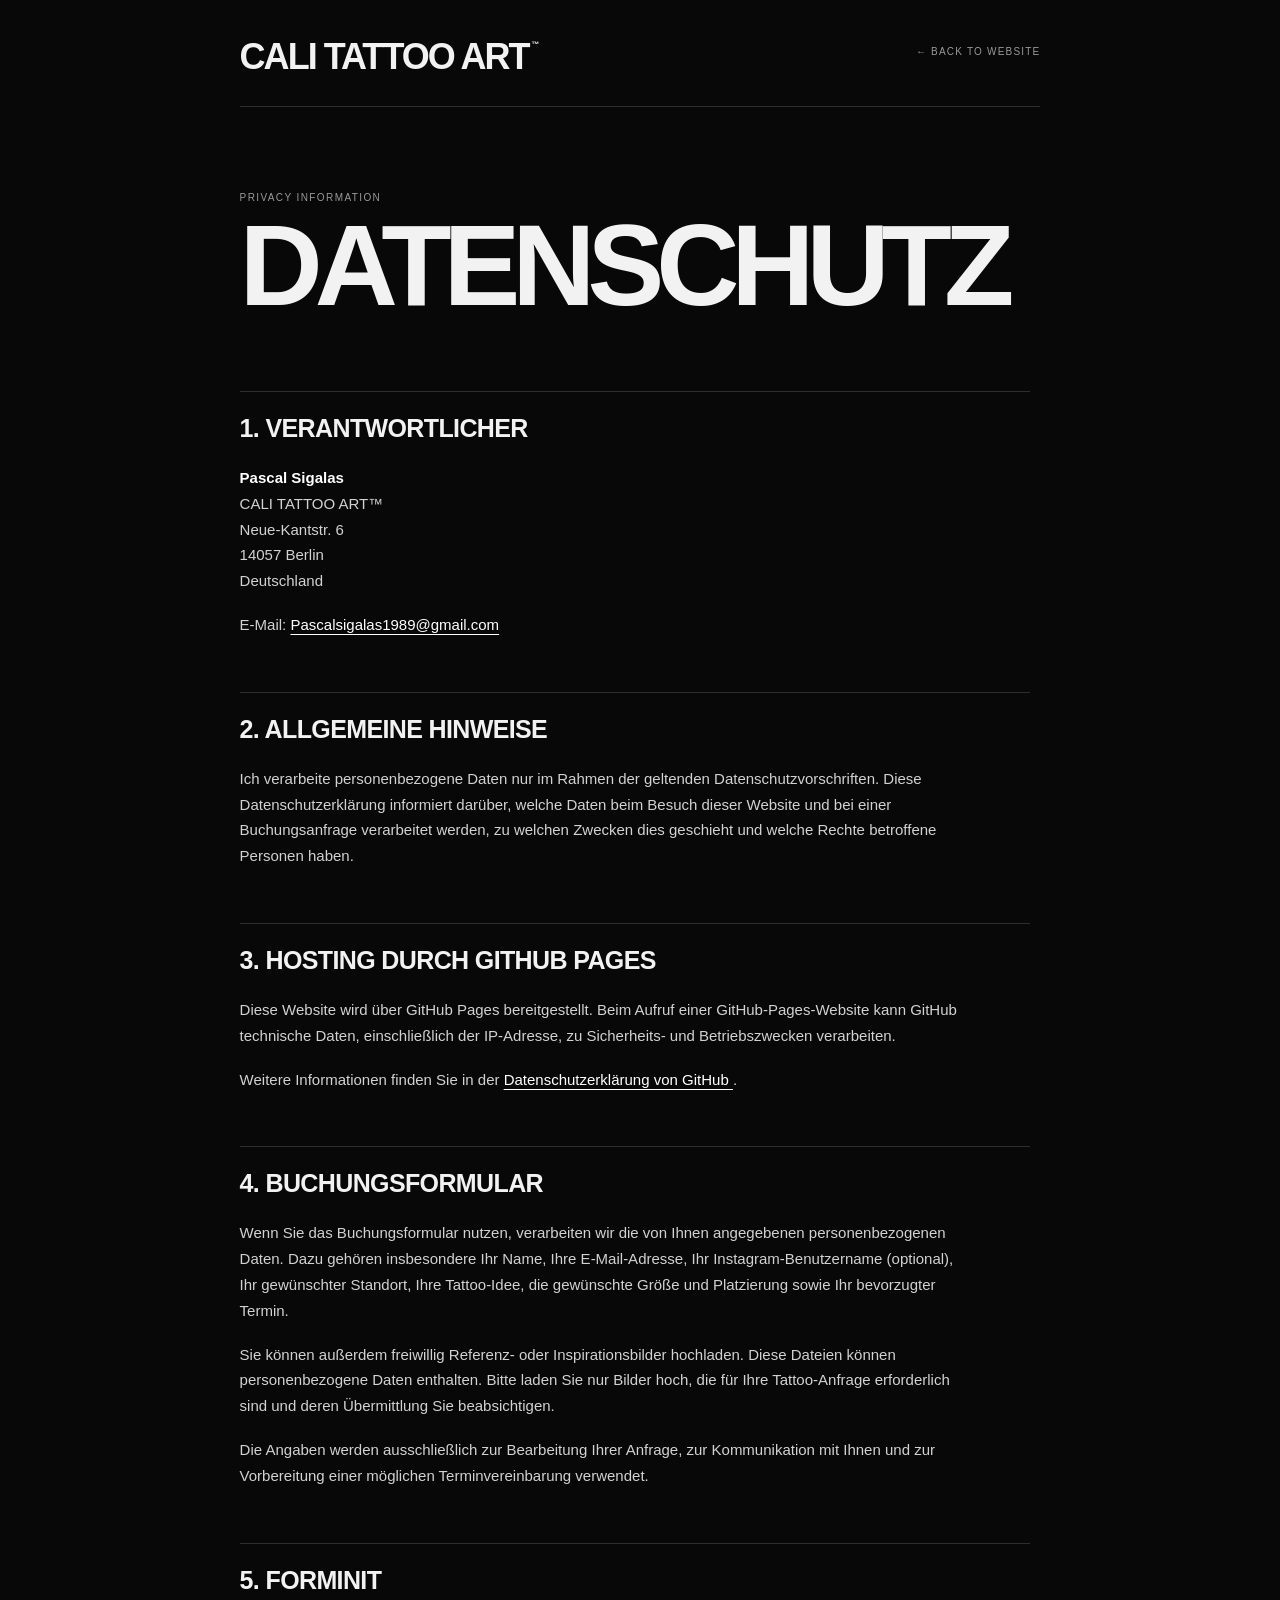
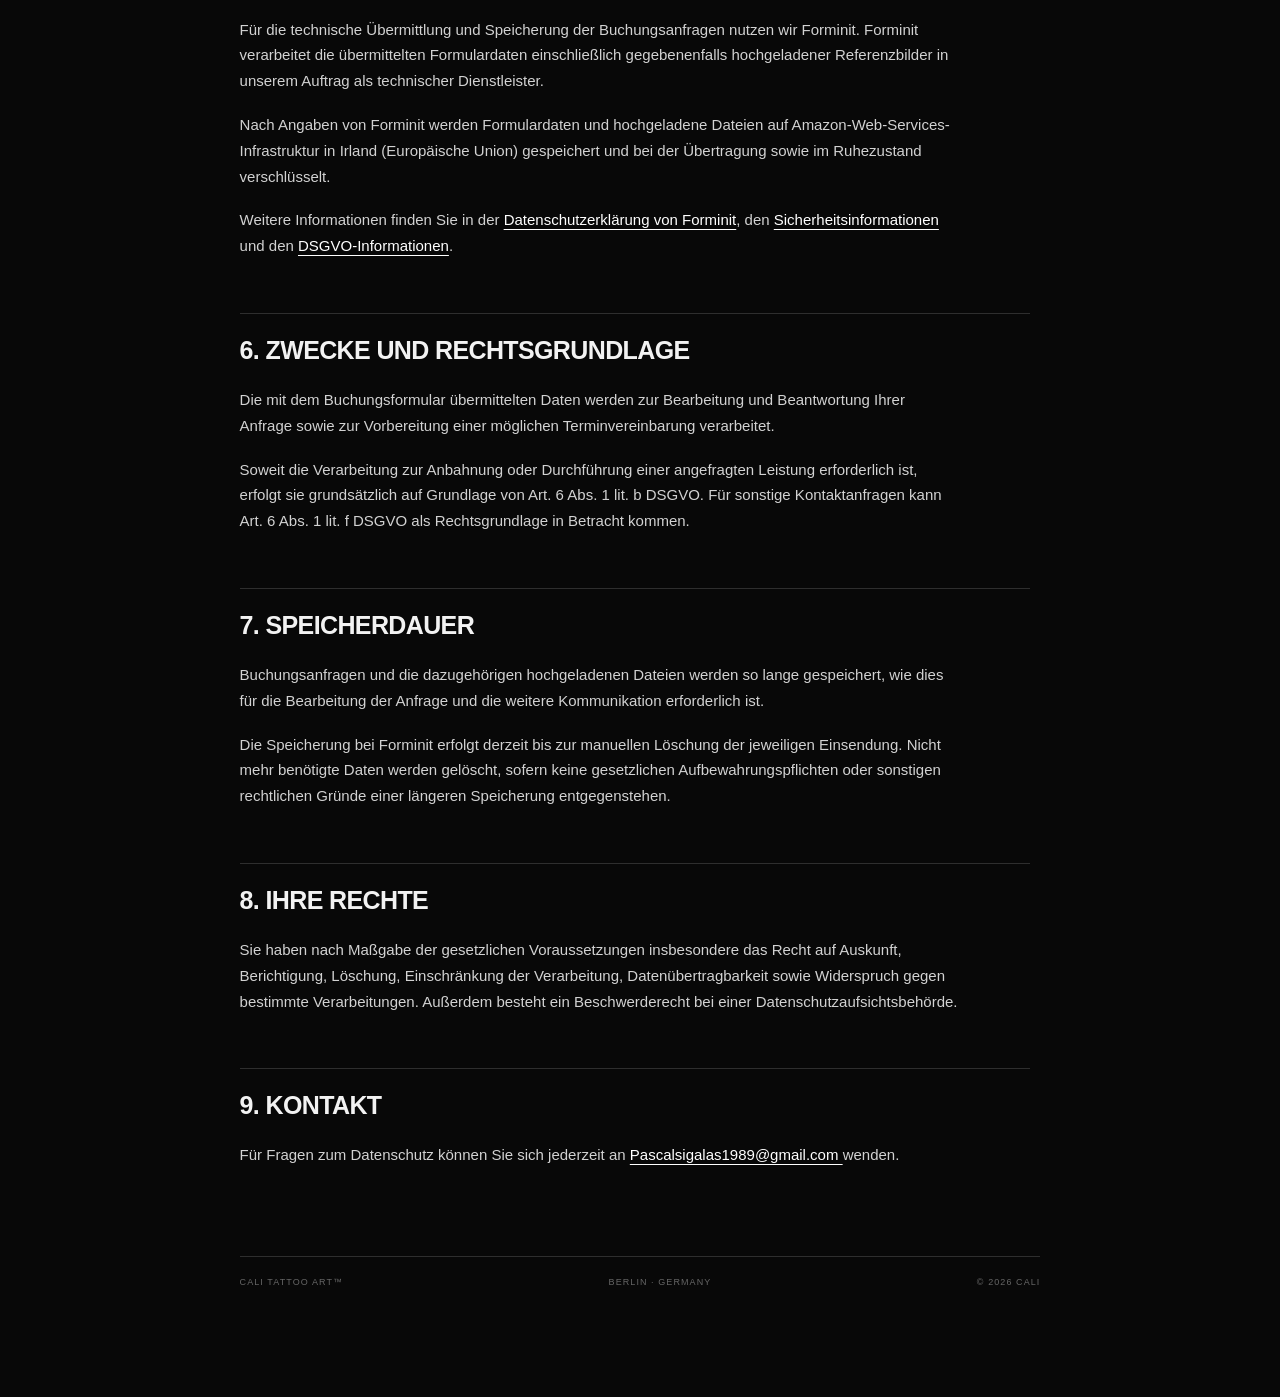
<file: datenschutz.html>
<!DOCTYPE html>
<html lang="de">
<head>

        <script id="Cookiebot" src="https://consent.cookiebot.com/uc.js" data-cbid="5f34eb20-187b-4e8d-adb3-d5662392431a" data-blockingmode="auto" type="text/javascript"></script>

<!-- Meta Pixel Code — blocked until marketing consent -->
<script type="text/plain" data-cookieconsent="marketing">
!function(f,b,e,v,n,t,s)
{if(f.fbq)return;n=f.fbq=function(){n.callMethod?
n.callMethod.apply(n,arguments):n.queue.push(arguments)};
if(!f._fbq)f._fbq=n;n.push=n;n.loaded=!0;n.version='2.0';
n.queue=[];t=b.createElement(e);t.async=!0;
t.src=v;s=b.getElementsByTagName(e)[0];
s.parentNode.insertBefore(t,s)}(window, document,'script',
'https://connect.facebook.net/en_US/fbevents.js');

fbq('init', '2034833346963500');
fbq('track', 'PageView');
</script>
<!-- End Meta Pixel Code -->

    <meta charset="UTF-8">
    <meta name="viewport" content="width=device-width, initial-scale=1.0">

    <title>Datenschutz — CALI TATTOO ART</title>

    <style>
        :root {
            --bg: #080808;
            --text: #f2f2f2;
            --muted: #999999;
            --soft: #d2d2d2;
            --line: rgba(242, 242, 242, 0.16);
        }

        * {
            margin: 0;
            padding: 0;
            box-sizing: border-box;
        }

        html {
            scroll-behavior: smooth;
        }

        body {
            background: var(--bg);
            color: var(--text);
            font-family: "DejaVu Sans Condensed", Arial, Helvetica, sans-serif;
            -webkit-font-smoothing: antialiased;
        }

        a {
            color: inherit;
        }

        .legal-page {
            width: min(980px, 100%);
            margin: 0 auto;
            padding: 42px 7vw 110px;
        }

        .legal-top {
            display: flex;
            justify-content: space-between;
            align-items: flex-start;

            padding-bottom: 34px;
            border-bottom: 1px solid var(--line);

            margin-bottom: 85px;
        }

        .legal-brand {
            font-size: clamp(24px, 3vw, 36px);
            line-height: 0.84;
            letter-spacing: -0.055em;
            font-weight: 700;
            text-decoration: none;
        }

        .legal-brand span {
            font-size: 0.22em;
            vertical-align: top;
            margin-left: 3px;
            letter-spacing: 0;
        }

        .legal-back {
            font-size: 10px;
            letter-spacing: 0.12em;
            text-transform: uppercase;
            color: var(--muted);
            text-decoration: none;
            padding-top: 4px;
        }

        .legal-header {
            margin-bottom: 80px;
        }

        .legal-kicker {
            font-size: 10px;
            letter-spacing: 0.14em;
            text-transform: uppercase;
            color: var(--muted);
            margin-bottom: 18px;
        }

        .legal-title {
            font-size: clamp(58px, 9vw, 120px);
            line-height: 0.78;
            letter-spacing: -0.07em;
            font-weight: 700;
        }

        .legal-content {
            max-width: 790px;
        }

        .legal-section {
            border-top: 1px solid var(--line);
            padding-top: 24px;
            margin-top: 54px;
        }

        .legal-section:first-child {
            margin-top: 0;
        }

        .legal-section h2 {
            font-size: clamp(18px, 2vw, 25px);
            line-height: 1;
            letter-spacing: -0.025em;
            font-weight: 700;
            margin-bottom: 24px;
            text-transform: uppercase;
        }

        .legal-section p {
            color: var(--soft);
            font-size: 15px;
            line-height: 1.72;
            max-width: 720px;
        }

        .legal-section p + p {
            margin-top: 18px;
        }

        .legal-contact strong {
            color: #fff;
            font-weight: 700;
        }

        .legal-contact a {
            color: #fff;
            text-underline-offset: 4px;
        }

        .legal-section a {
            color: #fff;
            text-underline-offset: 4px;
        }

        .legal-footer {
            border-top: 1px solid var(--line);
            margin-top: 88px;
            padding-top: 20px;

            display: flex;
            justify-content: space-between;
            gap: 20px;

            color: #666;

            font-size: 9px;
            letter-spacing: 0.12em;
            text-transform: uppercase;
        }

        @media (max-width: 700px) {

            .legal-page {
                padding: 24px 12% 75px;
            }

            .legal-top {
                padding-bottom: 25px;
                margin-bottom: 58px;
            }

            .legal-brand {
                font-size: 27px;
            }

            .legal-back {
                font-size: 8px;
                max-width: 105px;
                text-align: right;
            }

            .legal-header {
                margin-bottom: 60px;
            }

            .legal-kicker {
                font-size: 8px;
                margin-bottom: 15px;
            }

            .legal-title {
                font-size: 56px;
            }

            .legal-section {
                margin-top: 42px;
                padding-top: 19px;
            }

            .legal-section h2 {
                font-size: 17px;
                margin-bottom: 17px;
            }

            .legal-section p {
                font-size: 14px;
                line-height: 1.64;
            }

            .legal-footer {
                margin-top: 65px;
                flex-direction: column;
                gap: 8px;
            }
        }
    </style>
</head>

<body>

    <main class="legal-page">

        <!-- TOP -->
        <header class="legal-top">

            <a class="legal-brand" href="index.html">
                CALI TATTOO ART<span>™</span>
            </a>

            <a class="legal-back" href="index.html">
                ← Back to website
            </a>

        </header>


        <!-- TITLE -->
        <div class="legal-header">

            <div class="legal-kicker">
                Privacy information
            </div>

            <h1 class="legal-title">
                DATENSCHUTZ
            </h1>

        </div>


        <div class="legal-content">

            <!-- RESPONSIBLE -->
            <section class="legal-section">

                <h2>
                    1. Verantwortlicher
                </h2>

                <div class="legal-contact">

                    <p>
                        <strong>Pascal Sigalas</strong><br>
                        CALI TATTOO ART™<br>
                        Neue-Kantstr. 6<br>
                        14057 Berlin<br>
                        Deutschland
                    </p>

                    <p>
                        E-Mail:
                        <a href="mailto:Pascalsigalas1989@gmail.com">
                            Pascalsigalas1989@gmail.com
                        </a>
                    </p>

                </div>

            </section>


            <!-- GENERAL -->
            <section class="legal-section">

                <h2>
                    2. Allgemeine Hinweise
                </h2>

                <p>
                    Ich verarbeite personenbezogene Daten nur im Rahmen der geltenden
                    Datenschutzvorschriften. Diese Datenschutzerklärung informiert
                    darüber, welche Daten beim Besuch dieser Website und bei einer
                    Buchungsanfrage verarbeitet werden, zu welchen Zwecken dies geschieht
                    und welche Rechte betroffene Personen haben.
                </p>

            </section>


            <!-- GITHUB -->
            <section class="legal-section">

                <h2>
                    3. Hosting durch GitHub Pages
                </h2>

                <p>
                    Diese Website wird über GitHub Pages bereitgestellt. Beim Aufruf
                    einer GitHub-Pages-Website kann GitHub technische Daten,
                    einschließlich der IP-Adresse, zu Sicherheits- und Betriebszwecken
                    verarbeiten.
                </p>

                <p>
                    Weitere Informationen finden Sie in der
                    <a
                        href="https://docs.github.com/en/site-policy/privacy-policies/github-general-privacy-statement"
                        target="_blank"
                        rel="noopener noreferrer"
                    >
                        Datenschutzerklärung von GitHub
                    </a>.
                </p>

            </section>


            <!-- BOOKING FORM -->
           <section class="legal-section">
  <h2>4. Buchungsformular</h2>
  <div class="legal-contact">
    <p>Wenn Sie das Buchungsformular nutzen, verarbeiten wir die von Ihnen angegebenen personenbezogenen Daten. Dazu gehören insbesondere Ihr Name, Ihre E-Mail-Adresse, Ihr Instagram-Benutzername (optional), Ihr gewünschter Standort, Ihre Tattoo-Idee, die gewünschte Größe und Platzierung sowie Ihr bevorzugter Termin.</p>

    <p>Sie können außerdem freiwillig Referenz- oder Inspirationsbilder hochladen. Diese Dateien können personenbezogene Daten enthalten. Bitte laden Sie nur Bilder hoch, die für Ihre Tattoo-Anfrage erforderlich sind und deren Übermittlung Sie beabsichtigen.</p>

    <p>Die Angaben werden ausschließlich zur Bearbeitung Ihrer Anfrage, zur Kommunikation mit Ihnen und zur Vorbereitung einer möglichen Terminvereinbarung verwendet.</p>
  </div>
</section>


            <!-- FORMINIT -->
           <section class="legal-section">
  <h2>5. Forminit</h2>
  <div class="legal-contact">
    <p>Für die technische Übermittlung und Speicherung der Buchungsanfragen nutzen wir Forminit. Forminit verarbeitet die übermittelten Formulardaten einschließlich gegebenenfalls hochgeladener Referenzbilder in unserem Auftrag als technischer Dienstleister.</p>

    <p>Nach Angaben von Forminit werden Formulardaten und hochgeladene Dateien auf Amazon-Web-Services-Infrastruktur in Irland (Europäische Union) gespeichert und bei der Übertragung sowie im Ruhezustand verschlüsselt.</p>

    <p>Weitere Informationen finden Sie in der <a href="https://forminit.com/privacy-policy/" target="_blank" rel="noopener noreferrer">Datenschutzerklärung von Forminit</a>, den <a href="https://forminit.com/security/" target="_blank" rel="noopener noreferrer">Sicherheitsinformationen</a> und den <a href="https://forminit.com/gdpr/" target="_blank" rel="noopener noreferrer">DSGVO-Informationen</a>.</p>
  </div>
</section>


            <!-- PURPOSE -->
            <section class="legal-section">

                <h2>
                    6. Zwecke und Rechtsgrundlage
                </h2>

                <p>
                    Die mit dem Buchungsformular übermittelten Daten werden zur
                    Bearbeitung und Beantwortung Ihrer Anfrage sowie zur Vorbereitung
                    einer möglichen Terminvereinbarung verarbeitet.
                </p>

                <p>
                    Soweit die Verarbeitung zur Anbahnung oder Durchführung einer
                    angefragten Leistung erforderlich ist, erfolgt sie grundsätzlich
                    auf Grundlage von Art. 6 Abs. 1 lit. b DSGVO. Für sonstige
                    Kontaktanfragen kann Art. 6 Abs. 1 lit. f DSGVO als Rechtsgrundlage
                    in Betracht kommen.
                </p>

            </section>


            <!-- STORAGE -->
            <section class="legal-section">
  <h2>7. Speicherdauer</h2>
  <div class="legal-contact">
    <p>Buchungsanfragen und die dazugehörigen hochgeladenen Dateien werden so lange gespeichert, wie dies für die Bearbeitung der Anfrage und die weitere Kommunikation erforderlich ist.</p>

    <p>Die Speicherung bei Forminit erfolgt derzeit bis zur manuellen Löschung der jeweiligen Einsendung. Nicht mehr benötigte Daten werden gelöscht, sofern keine gesetzlichen Aufbewahrungspflichten oder sonstigen rechtlichen Gründe einer längeren Speicherung entgegenstehen.</p>
  </div>
</section>


            <!-- RIGHTS -->
            <section class="legal-section">

                <h2>
                    8. Ihre Rechte
                </h2>

                <p>
                    Sie haben nach Maßgabe der gesetzlichen Voraussetzungen insbesondere
                    das Recht auf Auskunft, Berichtigung, Löschung, Einschränkung der
                    Verarbeitung, Datenübertragbarkeit sowie Widerspruch gegen bestimmte
                    Verarbeitungen. Außerdem besteht ein Beschwerderecht bei einer
                    Datenschutzaufsichtsbehörde.
                </p>

            </section>


            <!-- CONTACT -->
            <section class="legal-section">

                <h2>
                    9. Kontakt
                </h2>

                <p>
                    Für Fragen zum Datenschutz können Sie sich jederzeit an
                    <a href="mailto:Pascalsigalas1989@gmail.com">
                        Pascalsigalas1989@gmail.com
                    </a>
                    wenden.
                </p>

            </section>

        </div>


        <!-- FOOTER -->
        <footer class="legal-footer">

            <span>
                CALI TATTOO ART™
            </span>

            <span>
                Berlin · Germany
            </span>

            <span>
                © 2026 CALI
            </span>

        </footer>

    </main>

</body>
</html>
</file>
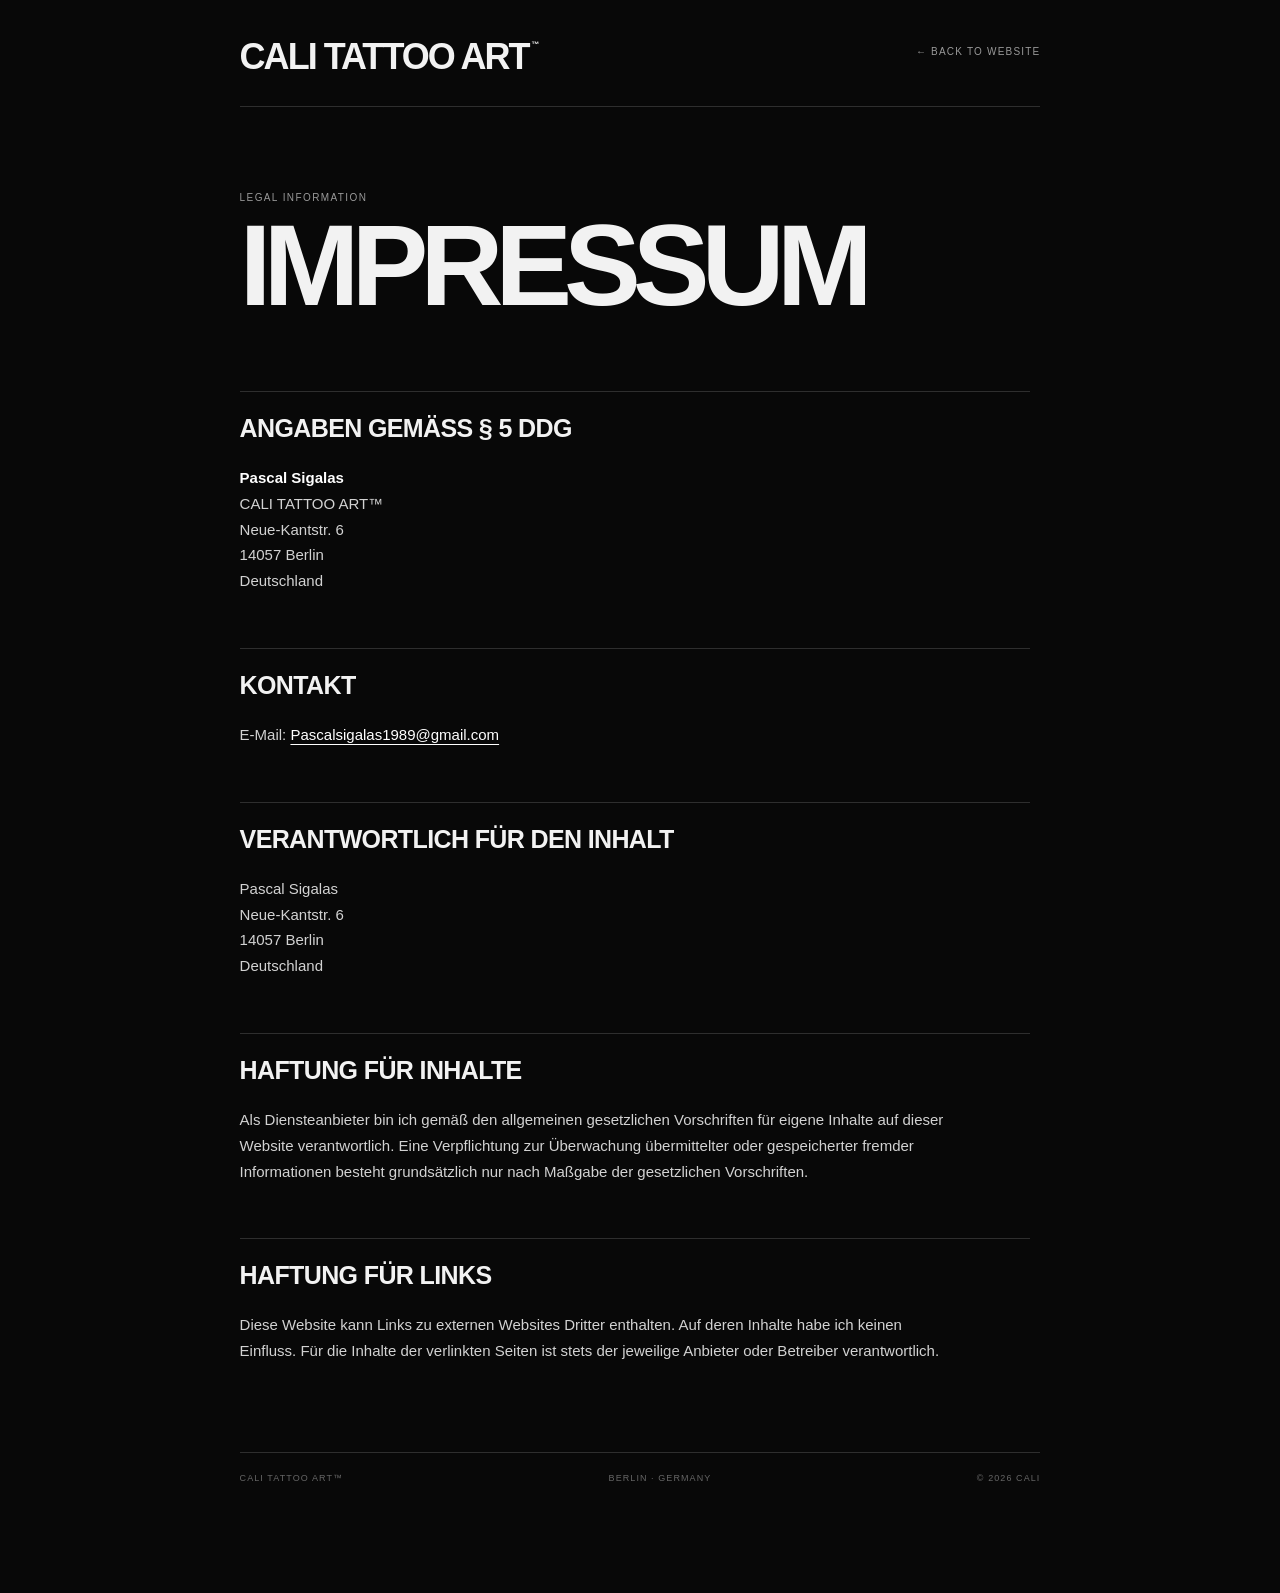
<file: impressum.html>
<!DOCTYPE html>
<html lang="de">
<head>

        <script id="Cookiebot" src="https://consent.cookiebot.com/uc.js" data-cbid="5f34eb20-187b-4e8d-adb3-d5662392431a" data-blockingmode="auto" type="text/javascript"></script>

        <!-- Meta Pixel Code — blocked until marketing consent -->
<script type="text/plain" data-cookieconsent="marketing">
!function(f,b,e,v,n,t,s)
{if(f.fbq)return;n=f.fbq=function(){n.callMethod?
n.callMethod.apply(n,arguments):n.queue.push(arguments)};
if(!f._fbq)f._fbq=n;n.push=n;n.loaded=!0;n.version='2.0';
n.queue=[];t=b.createElement(e);t.async=!0;
t.src=v;s=b.getElementsByTagName(e)[0];
s.parentNode.insertBefore(t,s)}(window, document,'script',
'https://connect.facebook.net/en_US/fbevents.js');

fbq('init', '2034833346963500');
fbq('track', 'PageView');
</script>
<!-- End Meta Pixel Code -->
    <meta charset="UTF-8">
    <meta name="viewport" content="width=device-width, initial-scale=1.0">

    <title>Impressum — CALI TATTOO ART</title>

    <style>
        :root {
            --bg: #080808;
            --text: #f2f2f2;
            --muted: #999999;
            --soft: #d2d2d2;
            --line: rgba(242, 242, 242, 0.16);
        }

        * {
            margin: 0;
            padding: 0;
            box-sizing: border-box;
        }

        html {
            scroll-behavior: smooth;
        }

        body {
            background: var(--bg);
            color: var(--text);
            font-family: "DejaVu Sans Condensed", Arial, Helvetica, sans-serif;
            -webkit-font-smoothing: antialiased;
        }

        a {
            color: inherit;
        }

        .legal-page {
            width: min(980px, 100%);
            margin: 0 auto;
            padding: 42px 7vw 110px;
        }

        /* TOP BAR */
        .legal-top {
            display: flex;
            justify-content: space-between;
            align-items: flex-start;

            padding-bottom: 34px;
            border-bottom: 1px solid var(--line);

            margin-bottom: 85px;
        }

        .legal-brand {
            font-size: clamp(24px, 3vw, 36px);
            line-height: 0.84;
            letter-spacing: -0.055em;
            font-weight: 700;
            text-decoration: none;
        }

        .legal-brand span {
            font-size: 0.22em;
            vertical-align: top;
            margin-left: 3px;
            letter-spacing: 0;
        }

        .legal-back {
            font-size: 10px;
            letter-spacing: 0.12em;
            text-transform: uppercase;
            color: var(--muted);
            text-decoration: none;

            padding-top: 4px;

            transition: color 0.2s ease;
        }

        .legal-back:hover {
            color: var(--text);
        }

        /* PAGE TITLE */
        .legal-header {
            margin-bottom: 80px;
        }

        .legal-kicker {
            font-size: 10px;
            letter-spacing: 0.14em;
            text-transform: uppercase;
            color: var(--muted);

            margin-bottom: 18px;
        }

        .legal-title {
            font-size: clamp(58px, 9vw, 120px);
            line-height: 0.78;
            letter-spacing: -0.07em;
            font-weight: 700;
        }

        /* CONTENT */
        .legal-content {
            max-width: 790px;
        }

        .legal-section {
            border-top: 1px solid var(--line);

            padding-top: 24px;

            margin-top: 54px;
        }

        .legal-section:first-child {
            margin-top: 0;
        }

        .legal-section h2 {
            font-size: clamp(18px, 2vw, 25px);
            line-height: 1;
            letter-spacing: -0.025em;
            font-weight: 700;

            margin-bottom: 24px;

            text-transform: uppercase;
        }

        .legal-section p {
            color: var(--soft);

            font-size: 15px;
            line-height: 1.72;
            font-weight: 400;

            max-width: 720px;
        }

        .legal-section p + p {
            margin-top: 18px;
        }

        .legal-contact strong {
            color: #ffffff;
            font-weight: 700;
        }

        .legal-contact a {
            color: #ffffff;
            text-underline-offset: 4px;
        }

        /* FOOTER */
        .legal-footer {
            border-top: 1px solid var(--line);

            margin-top: 88px;
            padding-top: 20px;

            display: flex;
            justify-content: space-between;
            gap: 20px;

            color: #666666;

            font-size: 9px;
            letter-spacing: 0.12em;
            text-transform: uppercase;
        }

        /* MOBILE */
        @media (max-width: 700px) {

            .legal-page {
                padding: 24px 12% 75px;
            }

            .legal-top {
                padding-bottom: 25px;
                margin-bottom: 58px;
            }

            .legal-brand {
                font-size: 27px;
            }

            .legal-back {
                font-size: 8px;
                max-width: 105px;
                text-align: right;
            }

            .legal-header {
                margin-bottom: 60px;
            }

            .legal-kicker {
                font-size: 8px;
                margin-bottom: 15px;
            }

            .legal-title {
                font-size: 56px;
            }

            .legal-section {
                margin-top: 42px;
                padding-top: 19px;
            }

            .legal-section h2 {
                font-size: 17px;
                margin-bottom: 17px;
            }

            .legal-section p {
                font-size: 14px;
                line-height: 1.64;
            }

            .legal-footer {
                margin-top: 65px;
                flex-direction: column;
                gap: 8px;
            }
        }
    </style>
</head>

<body>

    <main class="legal-page">

        <!-- TOP -->
        <header class="legal-top">

            <a class="legal-brand" href="index.html">
                CALI TATTOO ART<span>™</span>
            </a>

            <a class="legal-back" href="index.html">
                ← Back to website
            </a>

        </header>


        <!-- TITLE -->
        <div class="legal-header">

            <div class="legal-kicker">
                Legal information
            </div>

            <h1 class="legal-title">
                IMPRESSUM
            </h1>

        </div>


        <!-- CONTENT -->
        <div class="legal-content">

            <!-- BUSINESS DETAILS -->
            <section class="legal-section">

                <h2>
                    Angaben gemäß § 5 DDG
                </h2>

                <div class="legal-contact">

                    <p>
                        <strong>Pascal Sigalas</strong><br>
                        CALI TATTOO ART™<br>
                        Neue-Kantstr. 6<br>
                        14057 Berlin<br>
                        Deutschland
                    </p>

                </div>

            </section>


            <!-- CONTACT -->
            <section class="legal-section">

                <h2>
                    Kontakt
                </h2>

                <div class="legal-contact">

                    <p>
                        E-Mail:
                        <a href="mailto:Pascalsigalas1989@gmail.com">
                            Pascalsigalas1989@gmail.com
                        </a>
                    </p>

                </div>

            </section>


            <!-- RESPONSIBILITY -->
            <section class="legal-section">

                <h2>
                    Verantwortlich für den Inhalt
                </h2>

                <p>
                    Pascal Sigalas<br>
                    Neue-Kantstr. 6<br>
                    14057 Berlin<br>
                    Deutschland
                </p>

            </section>


            <!-- LIABILITY -->
            <section class="legal-section">

                <h2>
                    Haftung für Inhalte
                </h2>

                <p>
                    Als Diensteanbieter bin ich gemäß den allgemeinen gesetzlichen
                    Vorschriften für eigene Inhalte auf dieser Website verantwortlich.
                    Eine Verpflichtung zur Überwachung übermittelter oder gespeicherter
                    fremder Informationen besteht grundsätzlich nur nach Maßgabe der
                    gesetzlichen Vorschriften.
                </p>

            </section>


            <!-- LINKS -->
            <section class="legal-section">

                <h2>
                    Haftung für Links
                </h2>

                <p>
                    Diese Website kann Links zu externen Websites Dritter enthalten.
                    Auf deren Inhalte habe ich keinen Einfluss. Für die Inhalte der
                    verlinkten Seiten ist stets der jeweilige Anbieter oder Betreiber
                    verantwortlich.
                </p>

            </section>

        </div>


        <!-- FOOTER -->
        <footer class="legal-footer">

            <span>
                CALI TATTOO ART™
            </span>

            <span>
                Berlin · Germany
            </span>

            <span>
                © 2026 CALI
            </span>

        </footer>

    </main>

</body>
</html>
</file>
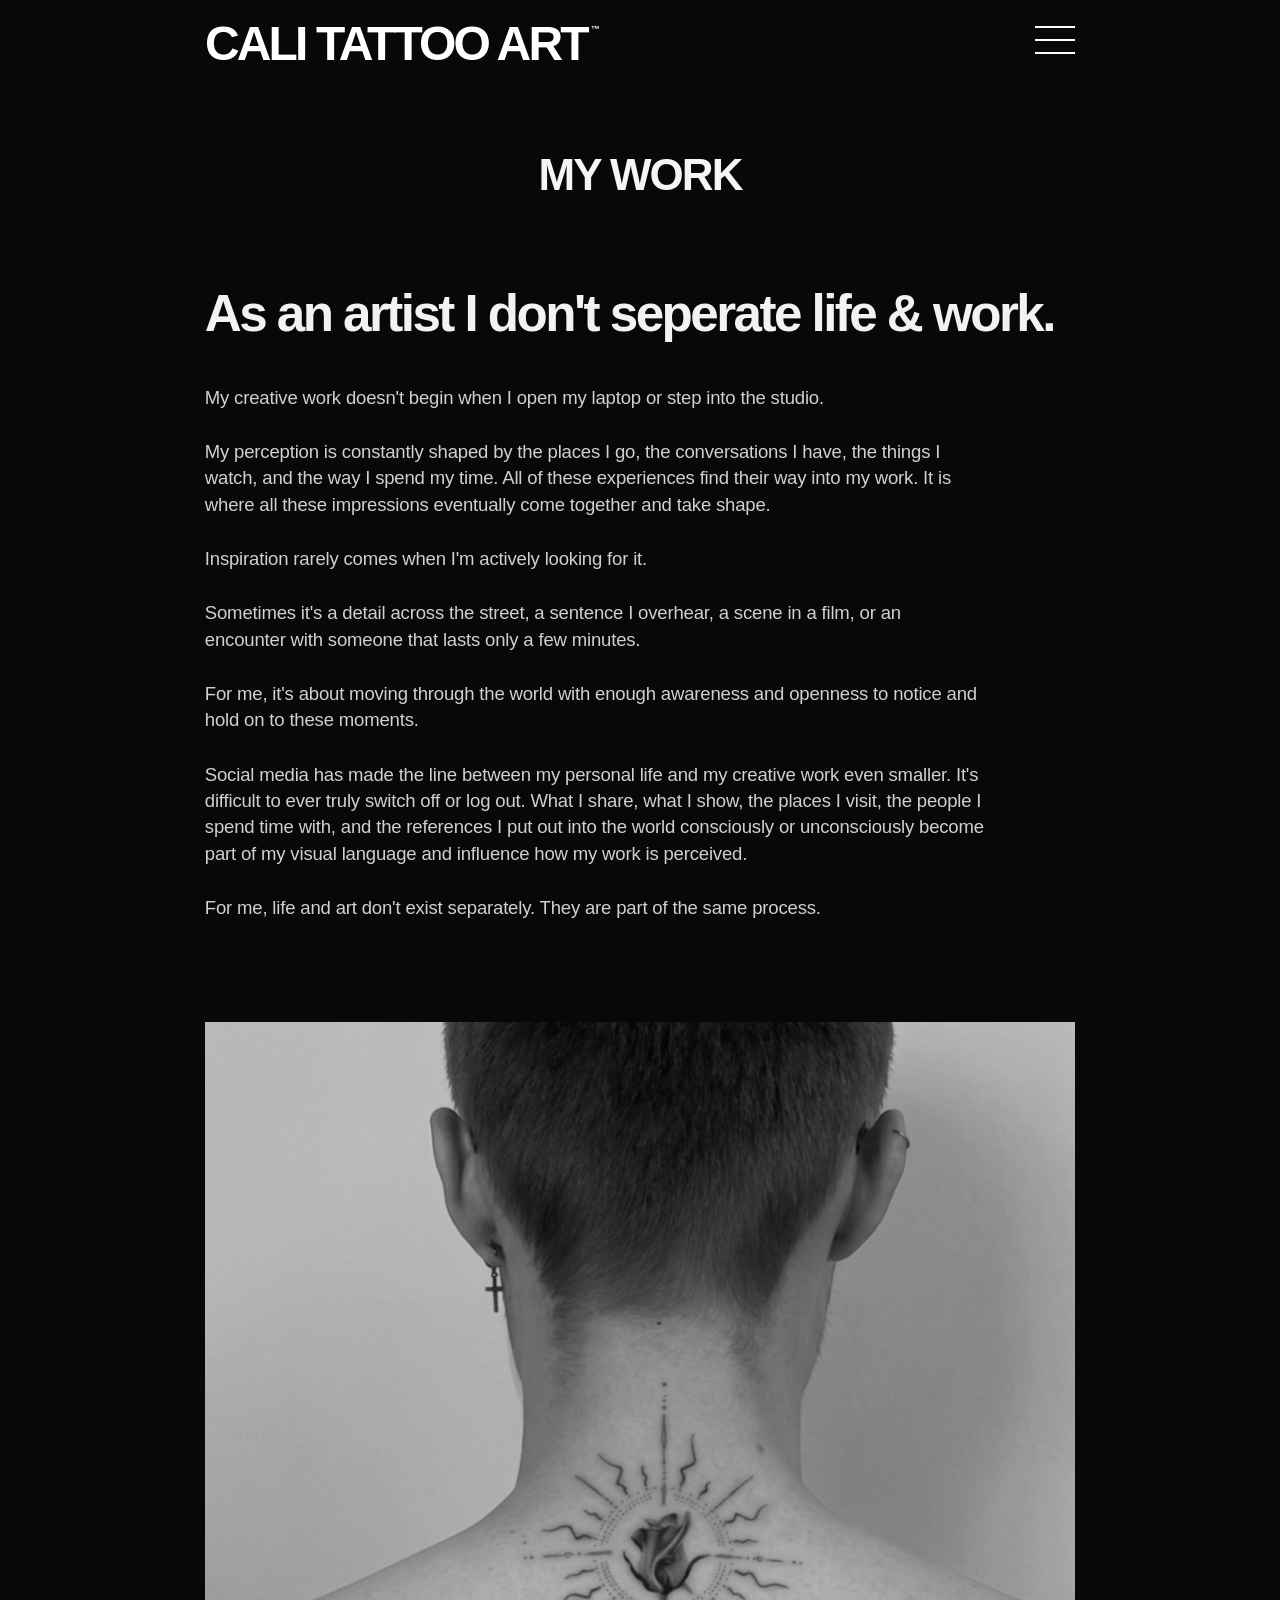
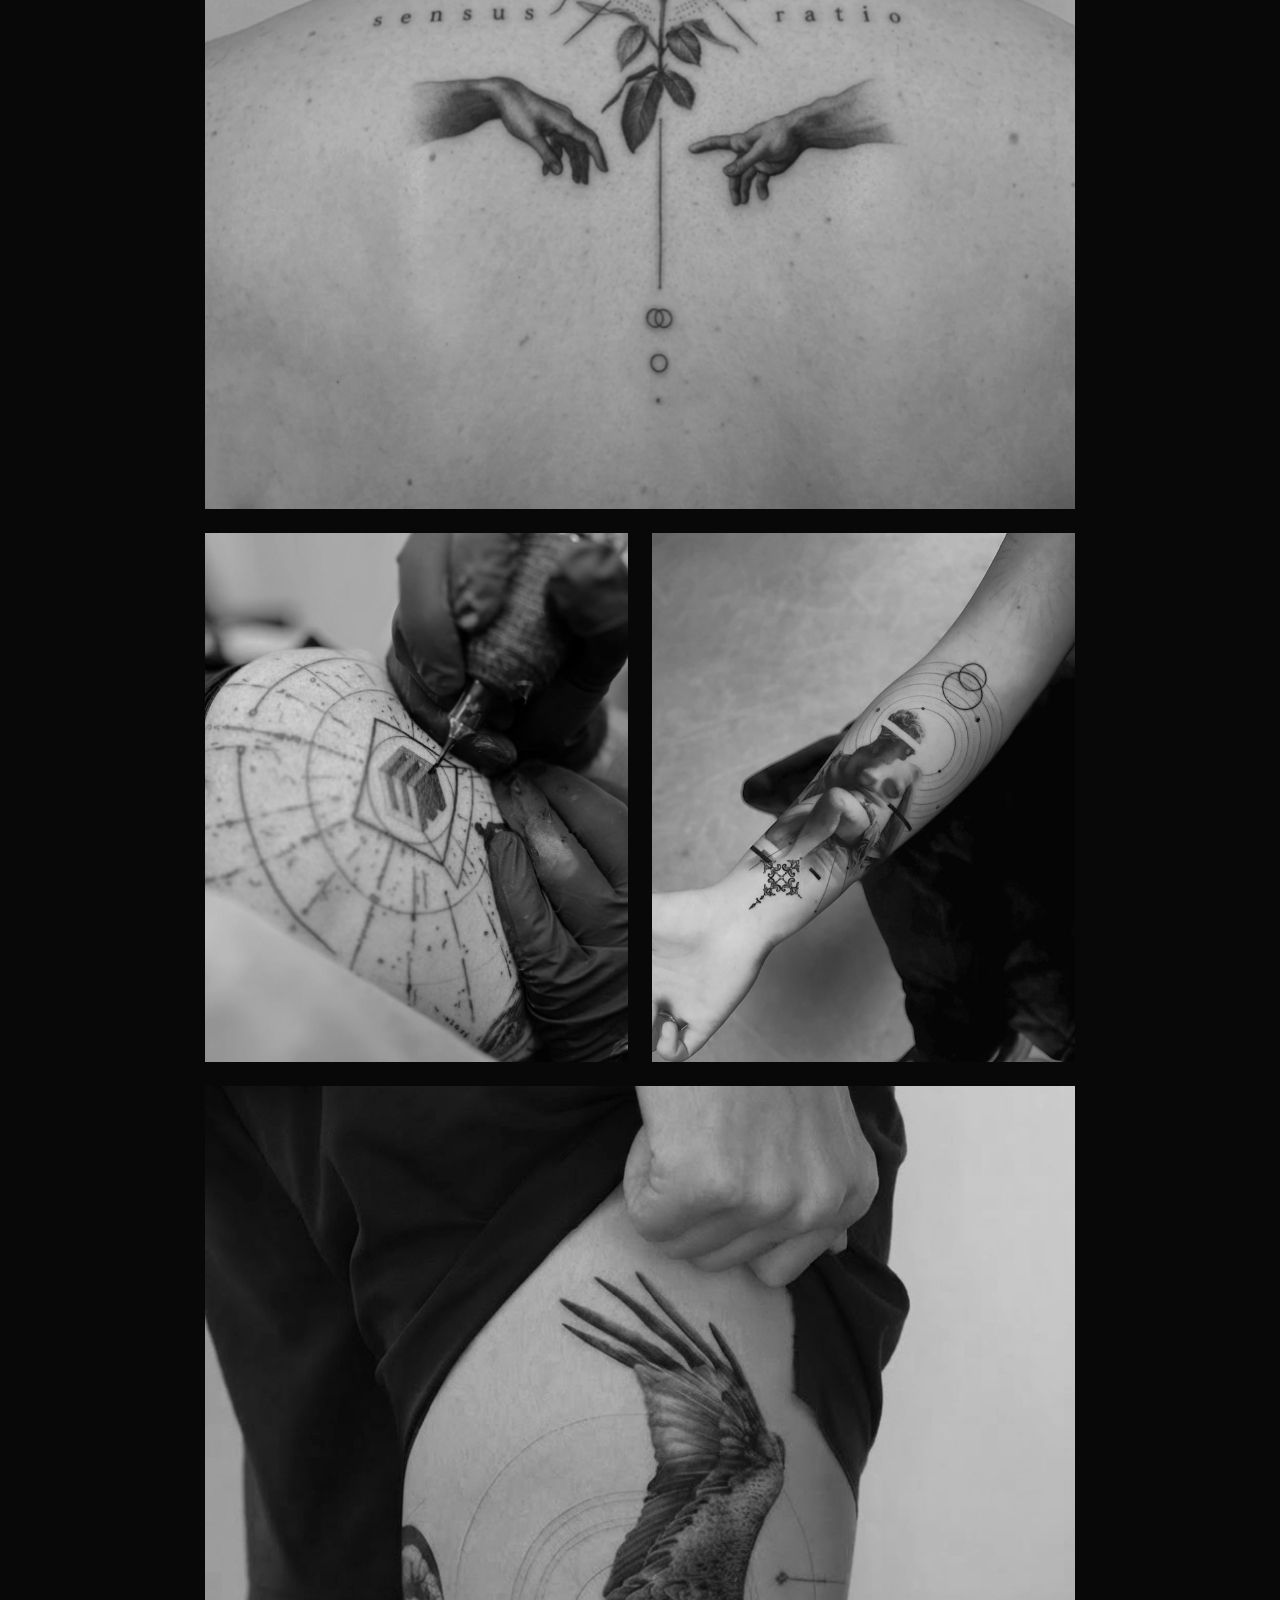
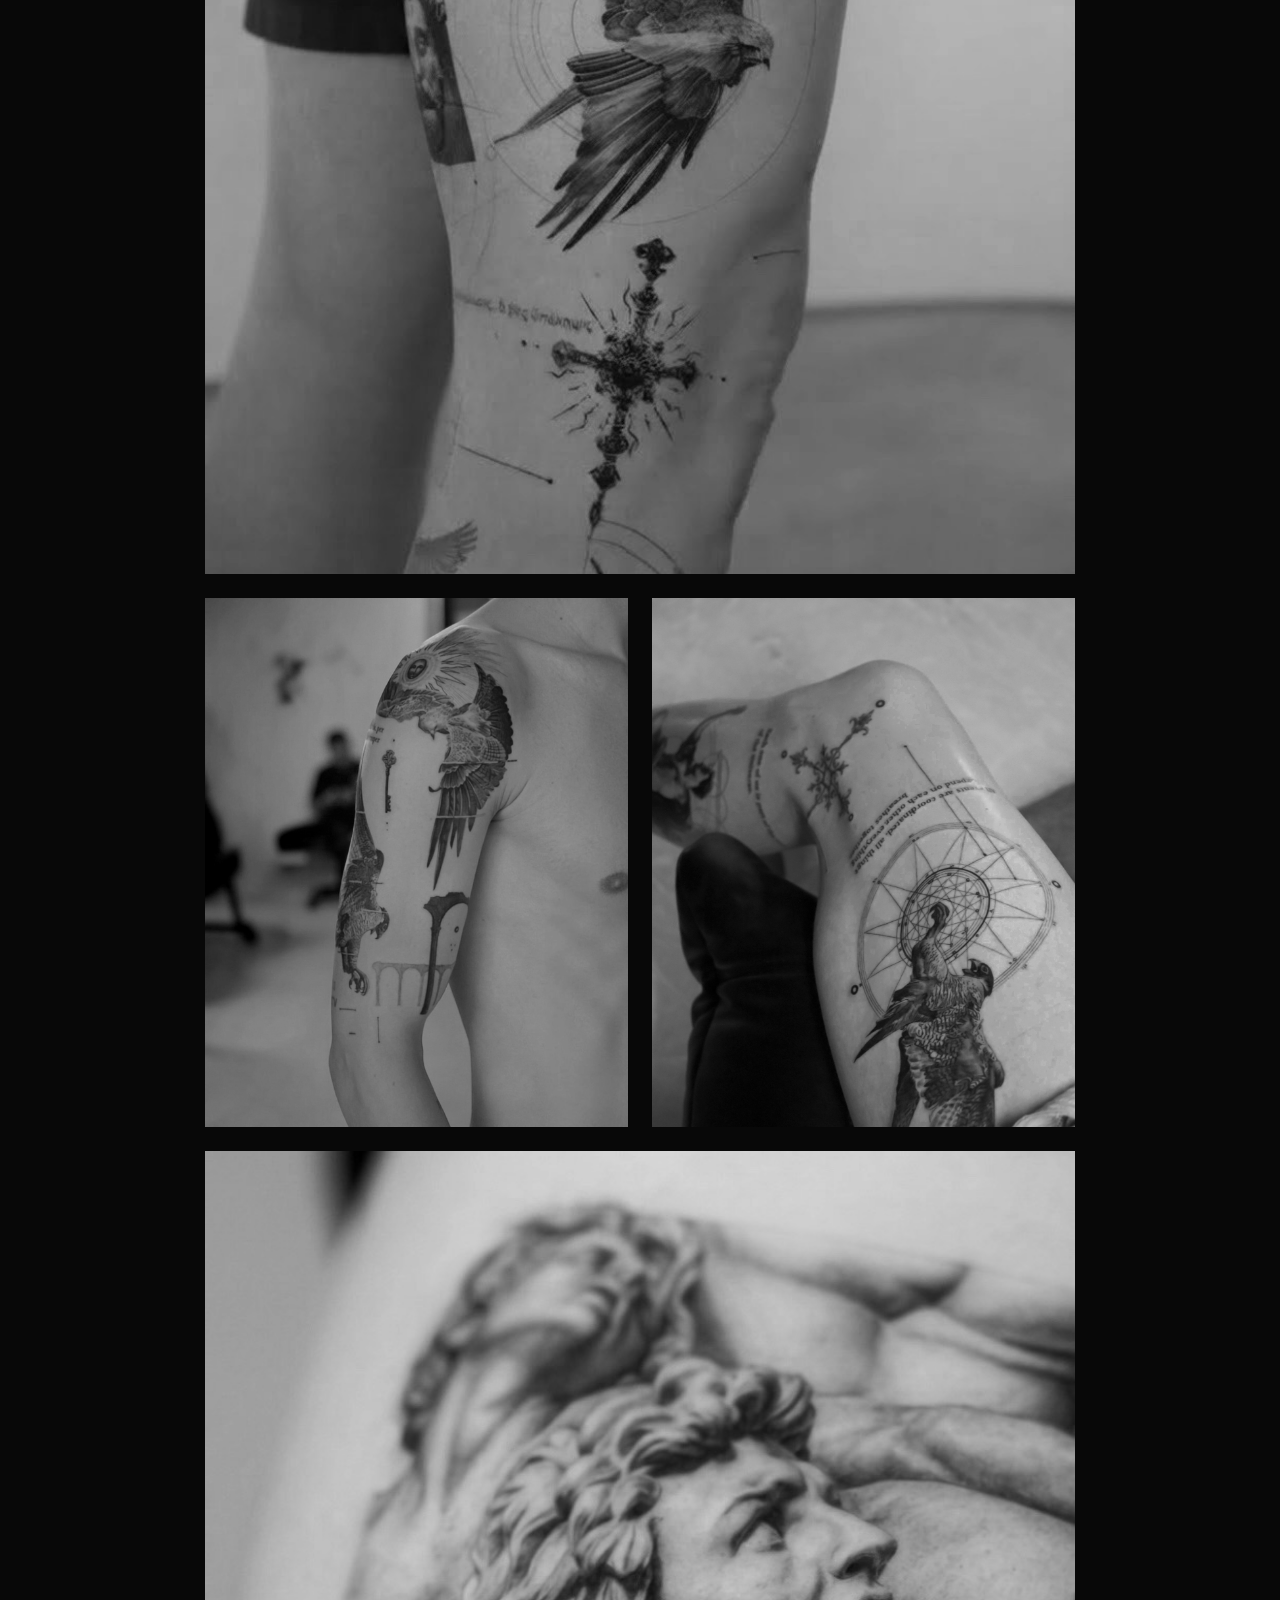
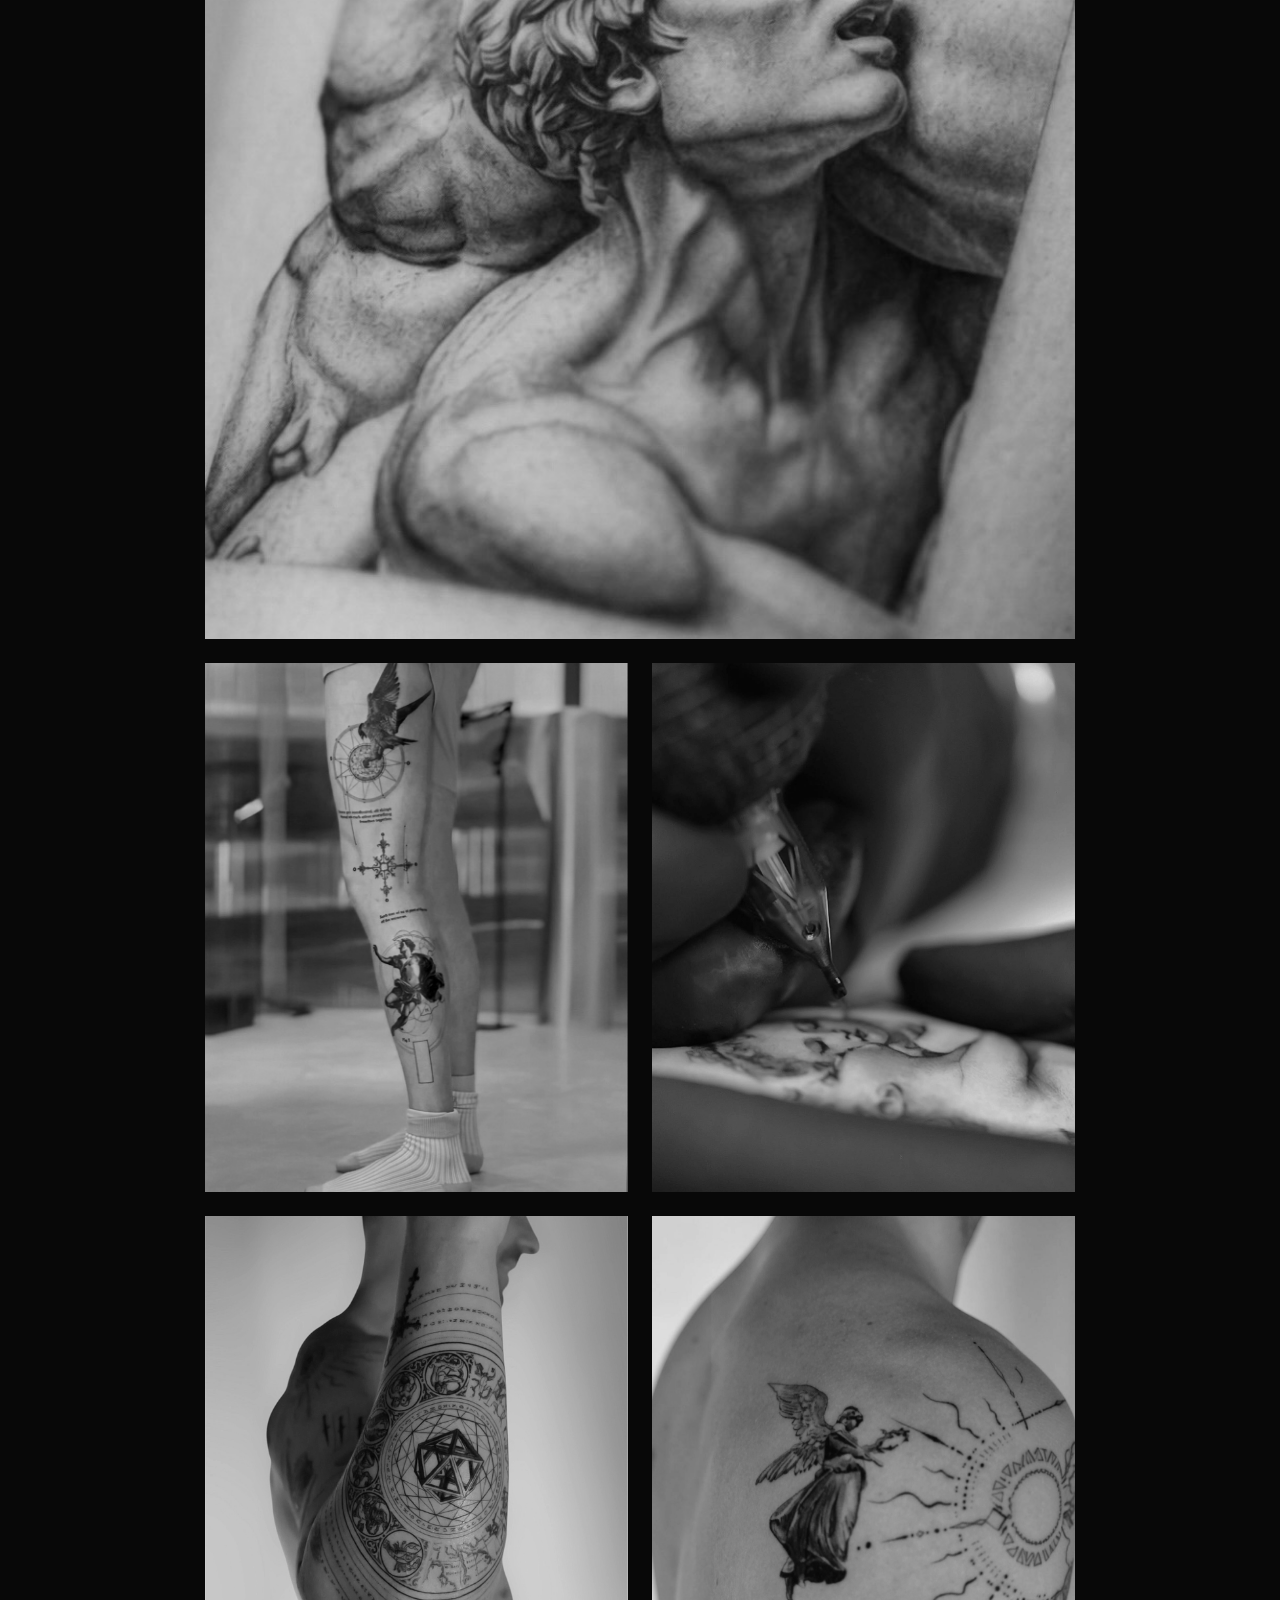
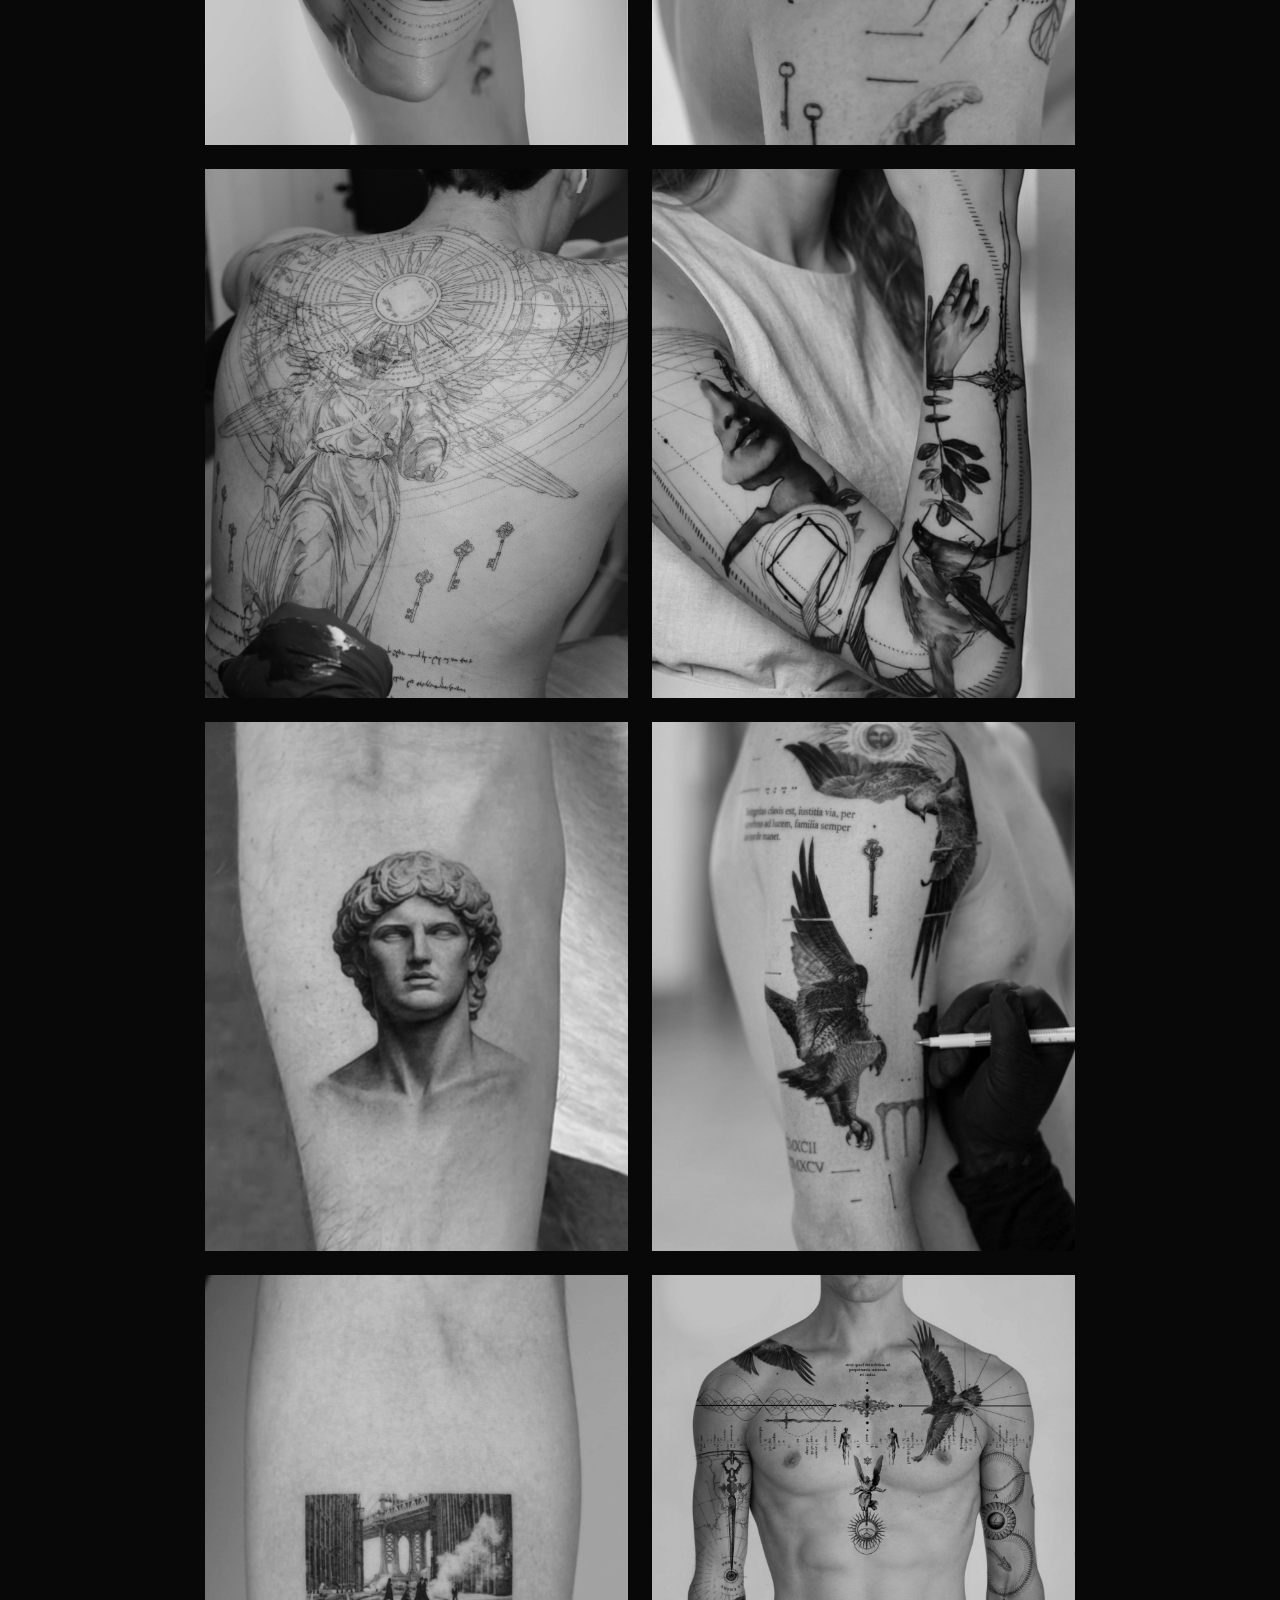
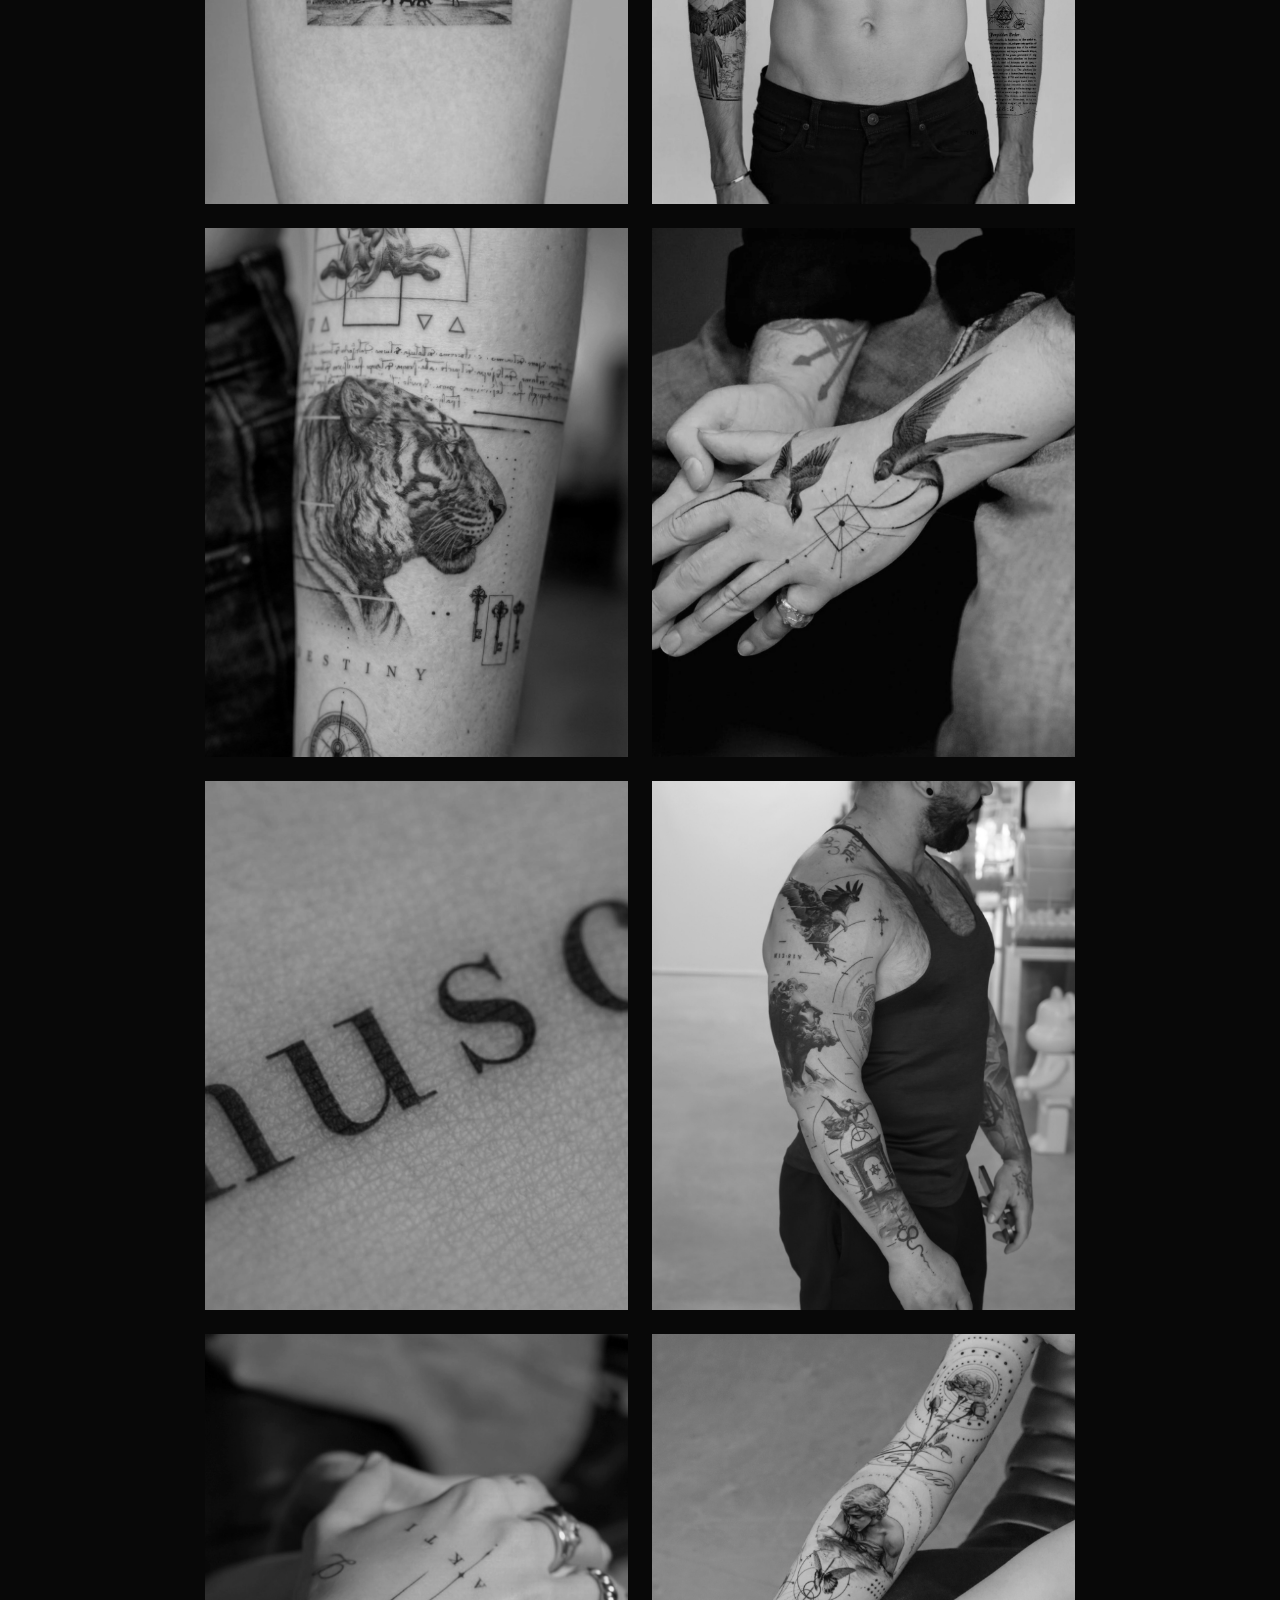
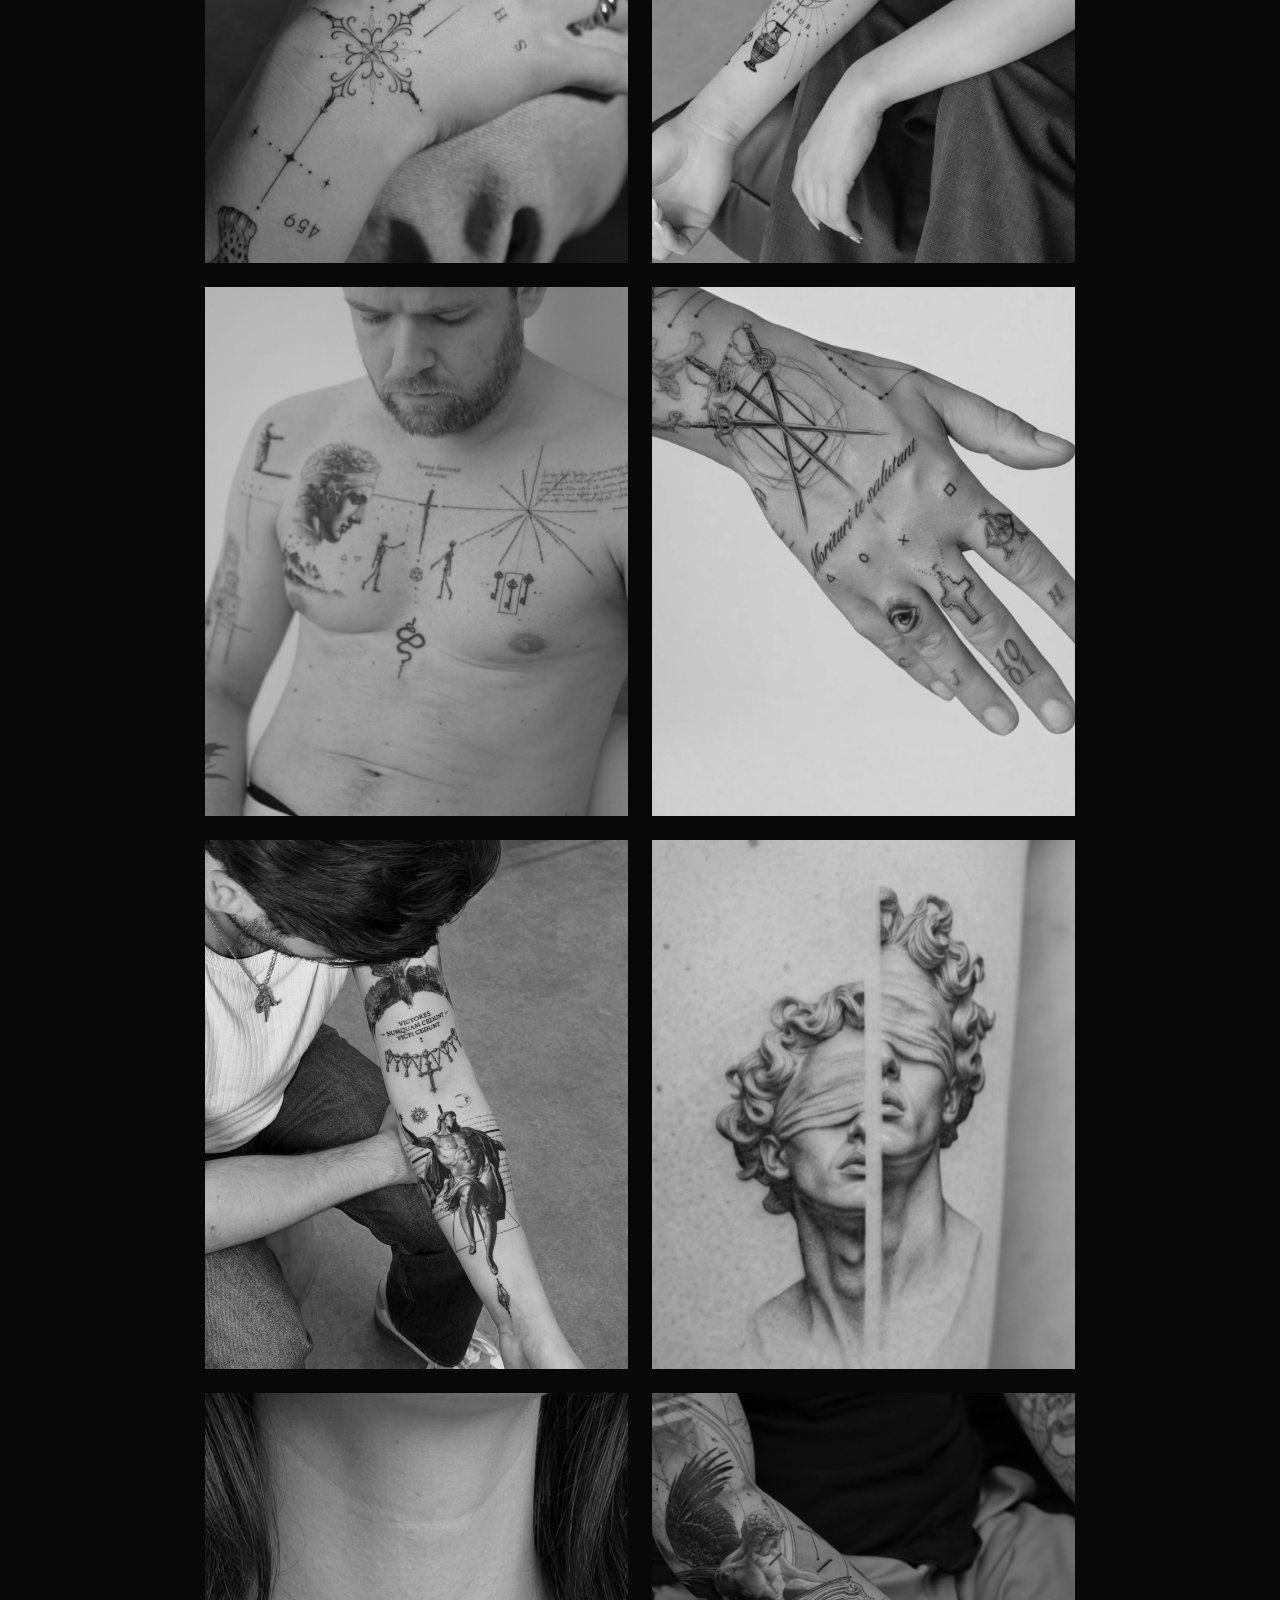
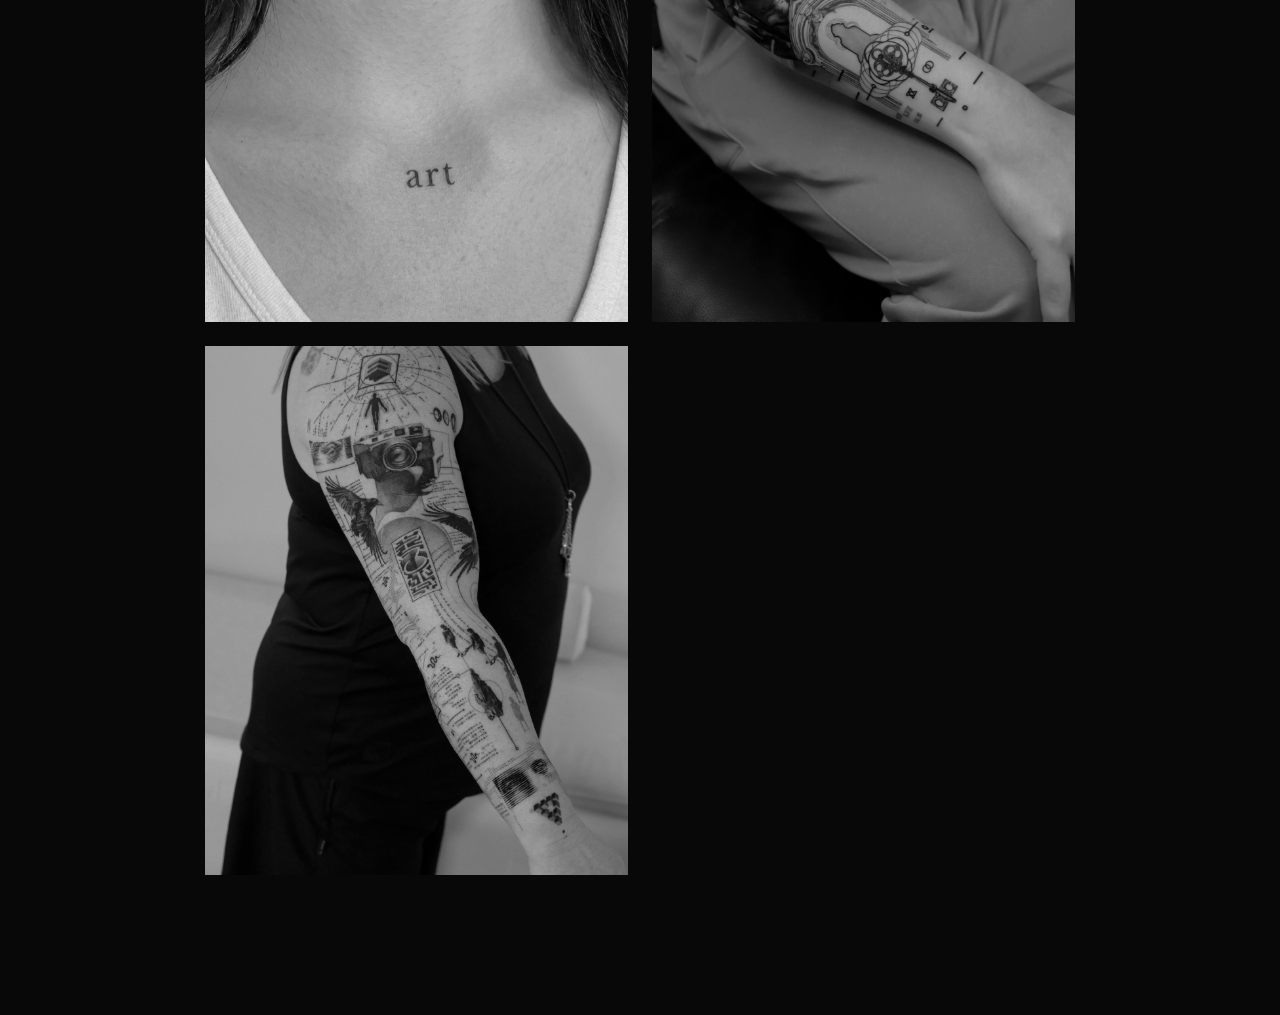
<file: work.html>
<!DOCTYPE html>
<html lang="en">

<head>

        <script id="Cookiebot" src="https://consent.cookiebot.com/uc.js" data-cbid="5f34eb20-187b-4e8d-adb3-d5662392431a" data-blockingmode="auto" type="text/javascript"></script>

        <!-- Meta Pixel Code — blocked until marketing consent -->
<script type="text/plain" data-cookieconsent="marketing">
!function(f,b,e,v,n,t,s)
{if(f.fbq)return;n=f.fbq=function(){n.callMethod?
n.callMethod.apply(n,arguments):n.queue.push(arguments)};
if(!f._fbq)f._fbq=n;n.push=n;n.loaded=!0;n.version='2.0';
n.queue=[];t=b.createElement(e);t.async=!0;
t.src=v;s=b.getElementsByTagName(e)[0];
s.parentNode.insertBefore(t,s)}(window, document,'script',
'https://connect.facebook.net/en_US/fbevents.js');

fbq('init', '2034833346963500');
fbq('track', 'PageView');
</script>
<!-- End Meta Pixel Code -->

    <meta charset="UTF-8">

    <meta name="viewport" content="width=device-width, initial-scale=1.0">

    <title>CALI — WORK</title>

    <link rel="stylesheet" href="style.css">

    <style>

        /* =====================================================
           WORK PAGE — OVERRIDES
        ===================================================== */

        body {
            background: #080808 !important;
            color: #f2f2f2 !important;
            overflow-x: hidden;
        }


        /* =====================================================
           HEADER
        ===================================================== */

        .site-header {
            position: fixed !important;
            top: 0 !important;
            left: 0 !important;

            width: 100% !important;

            padding: 24px 16% !important;

            display: flex !important;
            justify-content: space-between !important;
            align-items: flex-start !important;

            background: transparent !important;

            z-index: 9999 !important;

            mix-blend-mode: normal !important;
        }


        /* BRAND */

        .site-header .brand {
            position: relative !important;

            display: inline-flex !important;
            align-items: flex-start !important;

            width: auto !important;
            height: auto !important;

            font-family: 'DejaVu Sans Condensed',
                         Arial,
                         sans-serif !important;

            font-size: 48px !important;

            line-height: .82 !important;

            letter-spacing: -.06em !important;

            font-weight: 700 !important;

            color: #ffffff !important;

            text-decoration: none !important;

            transform: none !important;

            transition: none !important;

            white-space: nowrap !important;
        }

        .site-header .brand-name {
            display: inline-block !important;
        }

        .site-header .brand-tm {
            position: static !important;

            display: inline-block !important;

            margin-left: 4px !important;

            font-family: Arial,
                         Helvetica,
                         sans-serif !important;

            font-size: 9px !important;

            font-weight: 700 !important;

            line-height: 1 !important;

            letter-spacing: 0 !important;

            transform: translateY(.08em) !important;
        }


        /* =====================================================
           HAMBURGER
        ===================================================== */

        .site-header .menu-toggle {
            position: relative !important;

            top: auto !important;
            right: auto !important;

            width: 40px !important;
            height: 28px !important;

            padding: 0 !important;
            margin: 2px 0 0 !important;

            border: 0 !important;

            background: transparent !important;

            display: flex !important;
            flex-direction: column !important;
            justify-content: space-between !important;

            cursor: pointer !important;

            z-index: 10002 !important;
        }

        .site-header .menu-toggle span {
            display: block !important;

            width: 100% !important;
            height: 2px !important;

            background: #ffffff !important;

            transform-origin: center !important;

            transition:
                transform .3s ease,
                opacity .2s ease !important;
        }


        /* X */

        .site-header .menu-toggle.menu-active span:nth-child(1) {
            transform: translateY(13px) rotate(45deg) !important;
        }

        .site-header .menu-toggle.menu-active span:nth-child(2) {
            opacity: 0 !important;
        }

        .site-header .menu-toggle.menu-active span:nth-child(3) {
            transform: translateY(-13px) rotate(-45deg) !important;
        }


        /* =====================================================
           MENU PANEL
        ===================================================== */

        .site-header .menu-panel {
            position: fixed !important;

            top: 78px !important;
            right: 16% !important;

            width: auto !important;
            height: auto !important;

            padding: 0 !important;
            margin: 0 !important;

            display: flex !important;
            flex-direction: column !important;
            align-items: flex-end !important;

            gap: 17px !important;

            background: transparent !important;

            opacity: 0 !important;
            visibility: hidden !important;

            transform: translateY(-8px) !important;

            transition:
                opacity .25s ease,
                transform .25s ease,
                visibility .25s ease !important;

            z-index: 10001 !important;
        }

        .site-header .menu-panel.menu-visible {
            opacity: 1 !important;
            visibility: visible !important;

            transform: translateY(0) !important;
        }

        .site-header .menu-panel a {
            display: block !important;

            padding: 0 !important;
            margin: 0 !important;

            font-family: 'DejaVu Sans Condensed',
                         Arial,
                         sans-serif !important;

            font-size: 11px !important;

            line-height: 1 !important;

            letter-spacing: .08em !important;

            color: #ffffff !important;

            text-decoration: none !important;

            white-space: nowrap !important;

            transition: opacity .2s ease !important;
        }

        .site-header .menu-panel a:hover {
            opacity: .5 !important;
        }


        /* =====================================================
           WORK PAGE
        ===================================================== */

        .work-page {
            width: 100% !important;

            padding: 0 !important;

            margin: 0 !important;
        }


        /* =====================================================
           INTRO SECTION
        ===================================================== */

        .work-page-header {
            width: 68% !important;

            margin: 0 auto !important;

            padding: 155px 0 100px !important;

            position: relative !important;
        }


        /* MY WORK */

        .work-page-header > span {
            display: block !important;

            width: 100% !important;

            margin: 0 0 95px !important;

            text-align: center !important;

            font-family: 'DejaVu Sans Condensed',
                         Arial,
                         sans-serif !important;

            font-size: 44px !important;

            line-height: .9 !important;

            font-weight: 700 !important;

            letter-spacing: -.045em !important;

            color: #f5f5f5 !important;
        }


        /* ARTIST STATEMENT */

        .work-page-header h1 {
            width: 100% !important;

            max-width: 850px !important;

            margin: 0 0 48px !important;

            font-family: 'DejaVu Sans Condensed',
                         Arial,
                         sans-serif !important;

            font-size: clamp(38px, 4vw, 58px) !important;

            line-height: .92 !important;

            letter-spacing: -.05em !important;

            font-weight: 700 !important;

            color: #f2f2f2 !important;
        }


        .work-page-header p {
            width: 100% !important;

            max-width: 780px !important;

            margin: 0 0 28px !important;

            font-family: 'DejaVu Sans Condensed',
                         Arial,
                         sans-serif !important;

            font-size: clamp(17px, 1.45vw, 21px) !important;

            line-height: 1.42 !important;

            letter-spacing: -.01em !important;

            font-weight: 400 !important;

            color: #d0d0d0 !important;
        }

        .work-page-header p:last-child {
            margin-bottom: 0 !important;
        }


        /* =====================================================
           GALLERY
        ===================================================== */

        .work-gallery {
            width: 68% !important;

            margin: 0 auto !important;

            padding: 0 0 140px !important;

            display: grid !important;

            grid-template-columns:
                repeat(2, minmax(0, 1fr)) !important;

            gap: 24px !important;
        }


        .work-gallery-image {
            position: relative !important;

            width: 100% !important;

            height: auto !important;

            aspect-ratio: 4 / 5 !important;

            margin: 0 !important;

            padding: 0 !important;

            overflow: hidden !important;

            background: #111111 !important;
        }


        .work-gallery-image img {
            display: block !important;

            width: 100% !important;
            height: 100% !important;

            margin: 0 !important;
            padding: 0 !important;

            object-fit: cover !important;

            filter: grayscale(100%) !important;

            transition: transform .6s ease !important;
        }


        .work-gallery-image:hover img {
            transform: scale(1.025);
        }


        /* =====================================================
           MOBILE
        ===================================================== */

        @media (max-width: 700px) {

            .site-header {
                padding: 18px 12% !important;
            }


            .site-header .brand {
                font-size: 30px !important;

                transform: none !important;
            }


            .site-header .brand-tm {
                font-size: 7px !important;
            }


            .site-header .menu-toggle {
                width: 30px !important;
                height: 23px !important;
            }


            .site-header .menu-toggle.menu-active
            span:nth-child(1) {
                transform: translateY(10.5px) rotate(45deg) !important;
            }


            .site-header .menu-toggle.menu-active
            span:nth-child(3) {
                transform: translateY(-10.5px) rotate(-45deg) !important;
            }


            .site-header .menu-panel {
                top: 65px !important;

                right: 12% !important;

                gap: 15px !important;
            }


            .site-header .menu-panel a {
                font-size: 9px !important;
            }


            .work-page-header {
                width: 76% !important;

                padding: 115px 0 75px !important;
            }


            .work-page-header > span {
                font-size: 38px !important;

                margin-bottom: 60px !important;
            }


            .work-page-header h1 {
                font-size: 31px !important;

                line-height: .94 !important;

                margin-bottom: 38px !important;
            }


            .work-page-header p {
                font-size: 16px !important;

                line-height: 1.45 !important;

                margin-bottom: 24px !important;
            }


            .work-gallery {
                width: 76% !important;

                grid-template-columns: 1fr !important;

                gap: 20px !important;

                padding-bottom: 90px !important;
            }


            .work-gallery-image {
                aspect-ratio: 4 / 5 !important;
            }

        }

    </style>

</head>


<body>


<header class="site-header">

    <a href="index.html" class="brand">

        <span class="brand-name">
            CALI TATTOO ART
        </span>

        <span class="brand-tm">
            ™
        </span>

    </a>


    <button
        class="menu-toggle"
        aria-label="Open menu"
        aria-expanded="false"
    >

        <span></span>
        <span></span>
        <span></span>

    </button>


    <div class="menu-panel">

        <a href="index.html#experience">
            TATTOO EXPERIENCE
        </a>

        <a href="index.html#booking">
            BOOK NOW
        </a>

        <a href="work.html">
            MY WORK
        </a>

    </div>

</header>


<main class="work-page">


<section class="work-page-header">


    <span>
        MY WORK
    </span>


    <h1>
        As an artist I don't seperate life & work.
    </h1>


    <p>
        My creative work doesn't begin when I open my laptop or step into the studio.
    </p>


    <p>
        My perception is constantly shaped by the places I go, the conversations I have,
        the things I watch, and the way I spend my time. All of these experiences find
        their way into my work. It is where all these impressions eventually come together
        and take shape.
    </p>


    <p>
        Inspiration rarely comes when I'm actively looking for it.
    </p>


    <p>
        Sometimes it's a detail across the street, a sentence I overhear, a scene in a film,
        or an encounter with someone that lasts only a few minutes.
    </p>


    <p>
        For me, it's about moving through the world with enough awareness and openness
        to notice and hold on to these moments.
    </p>


    <p>
        Social media has made the line between my personal life and my creative work
        even smaller. It's difficult to ever truly switch off or log out. What I share,
        what I show, the places I visit, the people I spend time with, and the references
        I put out into the world consciously or unconsciously become part of my visual
        language and influence how my work is perceived.
    </p>


    <p>
        For me, life and art don't exist separately. They are part of the same process.
    </p>


</section>



<section class="work-gallery">


    <div class="work-gallery-image">
        <img src="images/Work1.jpeg" alt="Cali tattoo work">
    </div>

    <div class="work-gallery-image">
        <img src="images/Work2.jpeg" alt="Cali tattoo work">
    </div>

    <div class="work-gallery-image">
        <img src="images/Work3.jpeg" alt="Cali tattoo work">
    </div>

    <div class="work-gallery-image">
        <img src="images/Work4.jpeg" alt="Cali tattoo work">
    </div>

    <div class="work-gallery-image">
        <img src="images/Work5.jpeg" alt="Cali tattoo work">
    </div>

    <div class="work-gallery-image">
        <img src="images/Work6.jpeg" alt="Cali tattoo work">
    </div>

    <div class="work-gallery-image">
        <img src="images/Work7.jpeg" alt="Cali tattoo work">
    </div>

    <div class="work-gallery-image">
        <img src="images/Work8.jpeg" alt="Cali tattoo work">
    </div>

    <div class="work-gallery-image">
        <img src="images/Work9.jpeg" alt="Cali tattoo work">
    </div>

    <div class="work-gallery-image">
        <img src="images/Work10.jpeg" alt="Cali tattoo work">
    </div>

    <div class="work-gallery-image">
        <img src="images/Work11.jpeg" alt="Cali tattoo work">
    </div>

    <div class="work-gallery-image">
        <img src="images/Work12.jpeg" alt="Cali tattoo work">
    </div>

    <div class="work-gallery-image">
        <img src="images/Work13.jpeg" alt="Cali tattoo work">
    </div>

    <div class="work-gallery-image">
        <img src="images/Work14.jpeg" alt="Cali tattoo work">
    </div>

    <div class="work-gallery-image">
        <img src="images/Work15.jpeg" alt="Cali tattoo work">
    </div>

    <div class="work-gallery-image">
        <img src="images/Work16.jpeg" alt="Cali tattoo work">
    </div>

    <div class="work-gallery-image">
        <img src="images/Work17.jpeg" alt="Cali tattoo work">
    </div>

    <div class="work-gallery-image">
        <img src="images/Work18.jpeg" alt="Cali tattoo work">
    </div>

    <div class="work-gallery-image">
        <img src="images/Work19.jpeg" alt="Cali tattoo work">
    </div>

    <div class="work-gallery-image">
        <img src="images/Work20.jpeg" alt="Cali tattoo work">
    </div>

    <div class="work-gallery-image">
        <img src="images/Work21.jpeg" alt="Cali tattoo work">
    </div>

    <div class="work-gallery-image">
        <img src="images/Work22.jpeg" alt="Cali tattoo work">
    </div>

    <div class="work-gallery-image">
        <img src="images/Work23.jpeg" alt="Cali tattoo work">
    </div>

    <div class="work-gallery-image">
        <img src="images/Work24.jpeg" alt="Cali tattoo work">
    </div>

    <div class="work-gallery-image">
        <img src="images/Work25.jpeg" alt="Cali tattoo work">
    </div>

    <div class="work-gallery-image">
        <img src="images/Work26.jpeg" alt="Cali tattoo work">
    </div>

    <div class="work-gallery-image">
        <img src="images/Work27.jpeg" alt="Cali tattoo work">
    </div>

    <div class="work-gallery-image">
        <img src="images/Work28.jpeg" alt="Cali tattoo work">
    </div>

    <div class="work-gallery-image">
        <img src="images/Work29.jpeg" alt="Cali tattoo work">
    </div>

    <div class="work-gallery-image">
        <img src="images/Work30.jpeg" alt="Cali tattoo work">
    </div>


</section>


</main>


<script>

    const menuToggle =
        document.querySelector(".menu-toggle");

    const menuPanel =
        document.querySelector(".menu-panel");


    menuToggle.addEventListener("click", function () {

        const isOpen =
            menuToggle.classList.toggle("menu-active");


        menuPanel.classList.toggle(
            "menu-visible",
            isOpen
        );


        menuToggle.setAttribute(
            "aria-expanded",
            isOpen ? "true" : "false"
        );


        menuToggle.setAttribute(
            "aria-label",
            isOpen ? "Close menu" : "Open menu"
        );

    });


    menuPanel
        .querySelectorAll("a")
        .forEach(function (link) {

            link.addEventListener(
                "click",
                function () {

                    menuToggle.classList.remove(
                        "menu-active"
                    );

                    menuPanel.classList.remove(
                        "menu-visible"
                    );

                    menuToggle.setAttribute(
                        "aria-expanded",
                        "false"
                    );

                    menuToggle.setAttribute(
                        "aria-label",
                        "Open menu"
                    );

                }
            );

        });

</script>


</body>

</html>
</file>
<file: style.css>
@import url('https://fonts.googleapis.com/css2?family=Roboto+Condensed:wght@700&display=swap');
@import url('https://fonts.googleapis.com/css2?family=Manrope:wght@300;400&display=swap');


/* =========================================================
   BASIC RESET
========================================================= */

* {
    margin: 0;
    padding: 0;
    box-sizing: border-box;
}

html {
    scroll-behavior: smooth;
}

body {
    background: #050505;
    color: #f2f2f2;
    font-family: Arial, Helvetica, sans-serif;
}

a {
    color: inherit;
    text-decoration: none;
}

img,
video {
    display: block;
}

main {
    width: 100%;
}


/* =========================================================
   ROOT
========================================================= */

:root {
    --bg: #050505;
    --text: #f2f2f2;
    --muted: #8a8a84;
    --line: rgba(241, 241, 237, 0.22);
}


/* =========================================================
   HEADER
========================================================= */

.site-header {
       position: fixed;
    top: 0;
    left: 0;

    width: 100%;

    z-index: 1000;

    padding: 24px 32px;

    display: flex;
    justify-content: space-between;
    align-items: flex-start;

    background: transparent;
    mix-blend-mode: difference;
}

.main-nav {
    display: none !important;
}


/* BRAND */

.brand {
    position: relative;

    display: inline-flex;
    align-items: flex-start;

    font-family: 'DejaVu Sans Condensed', Arial, sans-serif;
    font-size: clamp(55px, 7vw, 105px);
    line-height: 0.82;
    letter-spacing: -0.06em;
    font-weight: 700;

    white-space: nowrap;

    transform-origin: top left;
    will-change: transform;

    transition: transform 2s ease-in-out;
}

.brand-name {
    display: inline-block;
}

.brand-tm {
    position: static !important;

    display: inline-block;

    margin-left: 5px !important;

    font-family: Arial, Helvetica, sans-serif !important;
    font-size: 0.14em !important;
    font-weight: 700 !important;
    line-height: 1 !important;
    letter-spacing: 0 !important;

    transform: translateY(0.32em) !important;
}


/* NAVIGATION */

.main-nav {
    display: flex;
    align-items: flex-start;

    gap: 28px;

    padding-top: 5px;
}

.main-nav a {
    font-size: 11px;
    letter-spacing: 0.14em;
    line-height: 1;
}

.main-nav a:hover {
    opacity: 0.6;
}


/* HEADER WHEN SCROLLED */

.site-header.scrolled {
    padding-top: 18px;
}

.site-header.scrolled .brand {
    font-size: clamp(55px, 7vw, 105px);
    line-height: 0.82;
    letter-spacing: -0.06em;
    font-weight: 700;

    transform: scale(0.42);
    transform-origin: top left;
}


/* =========================================================
   HERO
========================================================= */

.hero {
    position: relative;

    width: 100%;

    min-height: auto;
    height: auto;

    padding: 135px 40px 20px;

    display: flex;
    flex-direction: column;
    justify-content: flex-start;

    background: var(--bg);

    overflow: visible;
}


/* HERO IMAGE */

.hero-image {
    width: min(18vw, 340px);
    margin: 20px 0 0 12%;
    position: relative;
    z-index: 1;
    align-self: flex-start;
    }

.hero-image img {
    width: 100%;
    height: auto;

    display: block;

    object-fit: cover;

    filter: grayscale(100%);
}


/* HERO TOP / BOTTOM */

.hero-top,
.hero-bottom {
    width: 100%;

    display: flex;
    justify-content: space-between;
    align-items: flex-end;

    font-size: 10px;
    line-height: 1;

    letter-spacing: 0.13em;

    color: var(--muted);
}


/* =========================================================
   THREE.JS LOGO
========================================================= */

.hero-logo {
    position: fixed;

    top: 46%;
    left: 70%;

    width: min(480px, 48vw);
    height: min(480px, 48vw);

    transform: translate(-50%, -50%);

    z-index: 900;

    pointer-events: none;

    perspective: 1000px;
}

#three-logo {
    width: 100%;
    height: 100%;

    display: block;
}


/* =========================================================
   STUDIO
========================================================= */

.studio-section {
    min-height: 80vh;
}

.studio-heading {
    margin-top: 70px;
}

.studio-heading h2 {
    margin: 0;

    font-size: clamp(42px, 5vw, 72px);
    line-height: 0.9;

    font-weight: 400;

    letter-spacing: -0.045em;
}


/* =========================================================
   CALI VISUAL FLOW
========================================================= */

.visual-flow {
    position: relative;
    width: 100%;
    height: 2450px;
    margin-top: 40px;
}


/* LOGO */

.visual-logo {
    position: absolute;

    top: 0;
    left: 10%;

    width: 180px;
}

.visual-logo img {
    width: 100%;
    height: auto;
}


/* VIDEO */

.visual-video {
    position: absolute;

    top: 80px;
    right: 12%;
    left: auto;

    width: 260px;
    aspect-ratio: 9 / 16;

    overflow: hidden;
}

.visual-video video {
     width: 100%;
    height: 100%;

    display: block;

    object-fit: cover;
}


/* ALL PHOTOS */

.visual-photo {
    position: absolute;

    overflow: hidden;
}

.visual-photo img {
   width: 100%;
    height: 100%;

    display: block;

    object-fit: cover;
}


/* =========================================================
   COMPACT VISUAL FLOW — HORIZONTAL + VERTICAL
========================================================= */

.visual-photo-1 {
   position: absolute;

    top: 650px;
    right: 14%;

    width: 217px;
    height: 270px;

    overflow: hidden;
    }


.visual-photo-2 {
   position: absolute;

    top: 540px;
    left: 14%;

    width: 323px;
    height: 323px;

    overflow: hidden;
}

.visual-photo-3 {
   position: absolute;

    top: 1100px;
    right: 14%;

    width: 417px;
    height: 485px;

    overflow: hidden;
}

.visual-photo-4 {
    position: absolute;

    top: 1350px;       
    left: 14%;

    width: 24vw;
    max-width: 460px;

    height: 460px;

    overflow: hidden;
}

.visual-photo-5 {
      position: absolute;

    top: 1650px;
    right: 14%;

    width: 24vw;
    max-width: 460px;

    height: 460px;

    overflow: hidden;
}

/* PHOTO 6 */

.visual-photo-6 {
    width: 300px;
    height: 390px;

    right: 10%;
    top: 1810px;
}


/* =========================================================
   TATTOO EXPERIENCE
========================================================= */

.experience-section {
    position: relative;

    width: 100%;

    min-height: 850px;

    padding: 90px 8% 160px;

    margin: 0;
}


/* LEFT CONTENT */

.experience-copy {
    width: 45%;
    max-width: 620px;

    margin-left: 5%;
}


/* HEADLINE */

.experience-heading {
    margin: 0;
    padding: 0;

    font-family: 'DejaVu Sans Condensed', Arial, sans-serif;

    font-size: clamp(27px, 2.6vw, 40px);

    line-height: 0.9;

    letter-spacing: -0.05em;

    font-weight: 700;

    white-space: nowrap;
}


/* TEXT */

.experience-text {
    display: flex;
    flex-direction: column;

    gap: 13px;

    max-width: 500px;

    margin-top: 65px;

    padding: 0;
}

.experience-text p {
    margin: 0;
    padding: 0;

    font-family: 'DejaVu Sans Condensed', Arial, sans-serif;

    font-size: clamp(14px, 1.5vw, 22px);

    line-height: 1.05;

    letter-spacing: -0.02em;

    font-weight: 400;
}


/* FINAL LINE */

.experience-text p:last-child {
    margin-top: 45px;
}


/* =========================================================
   MOBILE
========================================================= */

@media (max-width: 700px) {

    .experience-section {
        min-height: auto;

        padding: 70px 6% 110px;
    }

    .experience-copy {
        width: 100%;
        max-width: none;

        margin-left: 0;
    }

    .experience-heading {
        font-size: clamp(26px, 7vw, 40px);

        white-space: nowrap;
    }

    .experience-text {
        max-width: 90%;

        margin-top: 50px;

        gap: 12px;
    }

    .experience-text p {
        font-size: clamp(17px, 4.8vw, 24px);
    }

    .experience-text p:last-child {
        margin-top: 45px;
    }
}
/* =========================================================
   BOOKING
========================================================= */

.booking-section {
    min-height: 45vh;

    display: flex;
    flex-direction: column;

    justify-content: center;
    align-items: flex-start;

    padding-top: 100px;
    padding-bottom: 100px;
}

.booking-section .eyebrow {
    font-size: 10px;

    color: var(--muted);

    letter-spacing: 0.15em;

    margin-bottom: 40px;
}

.booking-section h2 {
    margin: 0 0 70px;

    font-size: clamp(70px, 10vw, 150px);

    line-height: 0.83;

    font-weight: 400;

    letter-spacing: -0.06em;
}

.booking-button {
    border-bottom: 1px solid var(--text);

    padding-bottom: 8px;

    font-size: 12px;

    letter-spacing: 0.12em;
}

.booking-button span {
    margin-left: 30px;

    font-size: 18px;
}


/* =========================================================
   FOOTER
========================================================= */

.site-footer {
    border-top: 1px solid var(--line);

    padding: 30px 32px 24px;
}

.footer-links {
    display: flex;

    gap: 25px;

    margin-bottom: 60px;

    font-size: 10px;

    letter-spacing: 0.12em;
}

.footer-bottom {
    display: flex;

    justify-content: space-between;

    font-size: 9px;

    letter-spacing: 0.1em;

    color: var(--muted);
}


/* =========================================================
   MOBILE
========================================================= */

@media (max-width: 700px) {

    /* HEADER */

    .site-header {
        padding: 20px;
    }

    .main-nav {
        gap: 12px;
    }

    .main-nav a:nth-child(1),
    .main-nav a:nth-child(2) {
        display: none;
    }


    /* HERO */

    .hero {
        padding: 90px 20px 25px;
    }

    .hero-image {
         width: 63.75vw;

        margin-top: 20px;
        margin-left: 0;
    }

    .hero-top,
    .hero-bottom {
        font-size: 8px;
    }


    /* THREE.JS LOGO */

    .hero-logo {
        top: 43%;

        width: 70vw;
        height: 70vw;
    }


    /* STUDIO */

    .studio-heading {
        margin-top: 90px;
    }


    /* VISUAL FLOW */

    .visual-flow {
        height: 1850px;
    }

    .visual-logo {
        width: 120px;

        left: 6%;
    }

    .visual-video {
         top: 0;
        left: 12%;

        width: 58vw;
        max-width: none;

        aspect-ratio: 1.15 / 1;
    }

    .visual-photo-1 {
      top: 270px;
        right: 12%;

        width: 32vw;
        max-width: none;
        height: 230px;
    }

    .visual-photo-2 {
            top: 540px;
        left: 17%;

        width: 52vw;
        max-width: none;
        height: 300px;
    }

    .visual-photo-3 {
         top: 820px;
        right: 14%;

        width: 58vw;
        max-width: none;
        height: 250px;
    }

    .visual-photo-4 {
        width: 135px;
    height: 176px;
    right: 5%;
    top: 1010px;
    }

    .visual-photo-5 {
        width: 195px;
    height: 195px;
    left: 5%;
    top: 1270px;
    }

    .visual-photo-6 {
        width: 180px;
        height: 235px;

        right: 5%;
        top: 1480px;
    }


    /* TATTOO EXPERIENCE */

    .experience-section {
        padding: 70px 6% 110px;
    }

    .experience-copy {
        margin-left: 0;
    }

    .experience-heading {
        font-size: clamp(48px, 13vw, 75px);
    }

    .experience-text {
        margin-top: 70px;
        gap: 20px;
    }

    .experience-text p {
        font-size: clamp(23px, 6vw, 34px);
    }

    .experience-text p:last-child {
        margin-top: 55px;
    }


    /* BOOKING */

    .booking-section {
        padding-top: 80px;
        padding-bottom: 80px;
    }


    /* FOOTER */

    .footer-links {
        flex-wrap: wrap;
    }

    .footer-bottom {
        flex-direction: column;

        gap: 10px;
    }
}

/* =========================================================
   HERO INTRO
========================================================= */

.visual-intro {
   position: absolute;
    top: 230px;
    left: 55%;
    width: 320px;
    z-index: 2;
}

.visual-intro h2 {
    margin: 0;

    font-family: 'DejaVu Sans Condensed', Arial, sans-serif;
    font-size: clamp(34px, 3.8vw, 58px);

    font-weight: 700;
    line-height: 0.85;
    letter-spacing: -0.055em;

    color: #f5f5f2;
}

.visual-intro h2 span {
    display: block;
}

.intro-top {
    margin-left: 0;
}

.intro-bottom {
    margin-left: 21%
;
}

/* =========================================================
   PORTFOLIO END — FINAL IMAGE ROW
========================================================= */
.portfolio-end {
    width: 100%;

    padding: 60px 8% 120px;

    display: flex;
    justify-content: center;
}

.portfolio-end-box {
    width: 100%;

    display: grid;
    grid-template-columns: repeat(3, 1fr);

    gap: 16px;

    background: transparent;
    padding: 0;
}

.portfolio-end-image {
    width: 100%;
    aspect-ratio: 1 / 1;

    overflow: hidden;
}

.portfolio-end-image img {
    width: 100%;
    height: 100%;

    display: block;

    object-fit: cover;
}

/* =========================================================
   RESTORE MAIN SITE LAYOUT
   Only Portfolio End uses its own 14% margin
========================================================= */


/* HEADER — RESTORE ORIGINAL POSITION + ANIMATION */

.site-header {
  position: fixed;
    top: 0;
    left: 0;

    width: 100%;
    z-index: 1000;

    padding: 24px 32px 24px 16%;

    display: flex;
    justify-content: flex-start;
    align-items: flex-start;

    background: transparent;
    mix-blend-mode: difference;
}

.main-nav {
    display: none !important;
}

.brand {
    position: relative !important;

    display: inline-flex !important;
    align-items: flex-start !important;

    font-family: 'DejaVu Sans Condensed', Arial, sans-serif !important;

    font-size: clamp(55px, 7vw, 105px) !important;
    line-height: 0.82 !important;
    letter-spacing: -0.06em !important;
    font-weight: 700 !important;

    white-space: nowrap !important;

    transform-origin: top left !important;

    will-change: transform !important;

    transition: transform 2s ease-in-out !important;
}


/* SCROLL ANIMATION — RESTORE */

.site-header.scrolled {
    padding-top: 18px !important;
}

.site-header.scrolled .brand {
    font-size: clamp(55px, 7vw, 105px) !important;
    line-height: 0.82 !important;
    letter-spacing: -0.06em !important;
    font-weight: 700 !important;

    transform: scale(0.42) !important;

    transform-origin: top left !important;
}


/* VIDEO — RESTORE RIGHT POSITION */

.visual-video {
    position: absolute;

    top: 80px;
    right: 12%;

    width: 260px;
    aspect-ratio: 9 / 16;

    overflow: hidden;
}


/* HERO IMAGE — RESTORE 12% */

.hero-image {
   width: min(22vw, 320px);

    margin: 20px 0 0 14%;

    position: relative;
    z-index: 1;

    align-self: flex-start;
}


/* =========================================================
   FINAL 3 IMAGE GRID ONLY
========================================================= */

.portfolio-end {
    width: 100%;

    padding: 60px 8% 120px;

    display: flex;
    justify-content: center;
}

.portfolio-end-box {
    width: 100%;

    display: grid;
    grid-template-columns: repeat(3, 1fr);

    gap: 16px;

    background: transparent;
    padding: 0;
}

.portfolio-end-image {
    width: 100%;
    aspect-ratio: 1 / 1;

    overflow: hidden;
}

.portfolio-end-image img {
    width: 100%;
    height: 100%;

    display: block;

    object-fit: cover;
}

/* =========================================================
   CALI TATTOO ART — RESTORE SCROLL ANIMATION
========================================================= */

.brand {
    position: relative !important;

    display: inline-flex !important;
    align-items: flex-start !important;

    font-family: 'DejaVu Sans Condensed', Arial, sans-serif !important;

    font-size: clamp(55px, 7vw, 105px) !important;
    line-height: 0.82 !important;
    letter-spacing: -0.06em !important;
    font-weight: 700 !important;

    white-space: nowrap !important;

    transform-origin: top left !important;
    will-change: transform !important;

    transition: transform 2s ease-in-out !important;
}

.site-header.scrolled .brand {
    transform: scale(0.42) !important;
    transform-origin: top left !important;
}

/* =========================================================
   PORTFOLIO END — BIGGER
========================================================= */

.portfolio-end {
    width: 100% !important;
    padding: 10px 8% 120px !important;
    margin: 0 !important;
}

.portfolio-end-box {
    width: 100% !important;

    display: grid !important;
    grid-template-columns: repeat(3, minmax(0, 1fr)) !important;

    gap: 18px !important;

    margin: 0 !important;
    padding: 0 !important;
}

.portfolio-end-image {
    width: 100% !important;

    aspect-ratio: 1 / 1.3 !important;

    overflow: hidden !important;
}

.portfolio-end-image img {
    width: 100% !important;
    height: 100% !important;

    display: block !important;

    object-fit: cover !important;
}

/* =========================================================
   GLOBAL 16% ALIGNMENT
   Everything lines up with CALI TATTOO ART
========================================================= */


/* HEADER */

.site-header {
    padding-left: 16% !important;
    padding-right: 16% !important;
}


/* HERO IMAGE */

.hero-image {
    margin-left: 16% !important;
}


/* LEFT-SIDE WORK IMAGES */

.visual-photo-1 {
    right: 16% !important;
}

.visual-photo-2 {
    left: 16% !important;
}

.visual-photo-3 {
    right: 16% !important;
}

.visual-photo-4 {
    right: 16% !important;
}


/* RIGHT-SIDE / LEFT-SIDE CONSISTENCY */

.visual-video {
    right: 16% !important;
    left: auto !important;
}


/* PORTFOLIO FULL STOP */

.portfolio-end {
    padding-left: 16% !important;
    padding-right: 16% !important;
}


/* TATTOO EXPERIENCE */

.experience-section {
    padding-left: 16% !important;
    padding-right: 16% !important;
}

.experience-copy {
    margin-left: 0 !important;
}


/* BOOKING */

.booking-section {
    padding-left: 16% !important;
    padding-right: 16% !important;
}


/* FOOTER */

.site-footer {
    padding-left: 16% !important;
    padding-right: 16% !important;
}


/* =========================================================
   MOBILE
========================================================= */

@media (max-width: 700px) {

    .site-header {
        padding-left: 14% !important;
        padding-right: 14% !important;
    }

    .hero-image {
        margin-left: 14% !important;
    }

    .visual-video {
        right: 14% !important;
    }

    .visual-photo-1 {
        right: 14% !important;
    }

    .visual-photo-2 {
        left: 14% !important;
    }

    .visual-photo-3 {
        right: 14% !important;
    }

    .portfolio-end {
        padding-left: 14% !important;
        padding-right: 14% !important;
    }

    .experience-section {
        padding-left: 14% !important;
        padding-right: 14% !important;
    }

    .booking-section {
        padding-left: 14% !important;
        padding-right: 14% !important;
    }

    .site-footer {
        padding-left: 14% !important;
        padding-right: 14% !important;
    }
}
/* ALIGN CALIWORKEX3 WITH 16% PAGE MARGIN */

.visual-photo-5 {
    left: auto !important;
    right: 16% !important;
}
/* =========================================================
   MENU — CLEAN VERSION
========================================================= */

.menu-toggle {
    position: fixed !important;

    top: 30px !important;
    right: 16% !important;

    width: 34px !important;
    height: 24px !important;

    padding: 0 !important;
    margin: 0 !important;

    border: none !important;
    background: transparent !important;

    display: flex !important;
    flex-direction: column !important;
    justify-content: space-between !important;

    cursor: pointer !important;

    z-index: 9999 !important;
}

.menu-toggle span {
    display: block !important;

    width: 100% !important;
    height: 2px !important;

    background: #f2f2f2 !important;

    transition:
        transform 0.35s ease,
        opacity 0.25s ease !important;
}


/* MENU PANEL */

.menu-panel {
    position: fixed !important;

    top: 75px !important;
    right: 16% !important;

    width: 360px !important;

    display: flex !important;
    flex-direction: column !important;
    align-items: flex-end !important;

    gap: 20px !important;

    padding: 10px 0 !important;

    opacity: 0 !important;
    visibility: hidden !important;
    pointer-events: none !important;

    transform: translateY(-10px) !important;

    transition:
        opacity 0.35s ease,
        transform 0.35s ease,
        visibility 0.35s ease !important;

    z-index: 9998 !important;
}

.menu-panel a {
    display: block !important;

    color: #f2f2f2 !important;

    font-family: 'DejaVu Sans Condensed', Arial, sans-serif !important;

    font-size: 26px !important;
    line-height: 1 !important;

    font-weight: 700 !important;
    letter-spacing: -0.035em !important;

    text-align: right !important;

    white-space: nowrap !important;
}

.menu-panel a:hover {
    opacity: 0.55 !important;
}


/* OPEN */

.menu-panel.menu-visible {
    opacity: 1 !important;
    visibility: visible !important;
    pointer-events: auto !important;

    transform: translateY(0) !important;
}


/* THREE LINES → X */

.menu-toggle.menu-active span:nth-child(1) {
    transform: translateY(11px) rotate(45deg) !important;
}

.menu-toggle.menu-active span:nth-child(2) {
    opacity: 0 !important;
}

.menu-toggle.menu-active span:nth-child(3) {
    transform: translateY(-11px) rotate(-45deg) !important;
}


/* MOBILE */

@media (max-width: 700px) {

    .menu-toggle {
        top: 22px !important;
        right: 12% !important;
    }

    .menu-panel {
        top: 65px !important;
        right: 12% !important;

        width: 75vw !important;

        gap: 18px !important;
    }

    .menu-panel a {
        font-size: 22px !important;
    }
}

/* =========================================================
   BOOKING INQUIRY FORM
========================================================= */

.booking-section {
    width: 100%;

    min-height: auto !important;

    padding: 160px 16% 180px !important;

    display: block !important;
}


/* =========================================================
   BOOKING HEADING
========================================================= */

.booking-heading {
    margin-bottom: 90px;
}

.booking-label {
    display: block;

    margin-bottom: 45px;

    font-size: 11px;

    letter-spacing: 0.12em;

    color: var(--muted);
}

.booking-heading h2 {
    margin: 0;

    font-family: 'DejaVu Sans Condensed', Arial, sans-serif;

    font-size: clamp(48px, 6vw, 82px);

    line-height: 0.88;

    letter-spacing: -0.055em;

    font-weight: 700;
}


/* =========================================================
   FORM
========================================================= */

.booking-form {
    width: 100%;

    max-width: 900px;
}


/* =========================================================
   STANDARD FIELD
========================================================= */

.booking-field {
    width: 100%;

    margin-bottom: 20px;

    border: 1px solid rgba(241, 241, 237, 0.3);

    min-height: 82px;

    display: flex;
    flex-direction: column;
    justify-content: center;

    padding: 0 28px;
}

.booking-field label {
    font-size: 11px;

    letter-spacing: 0.12em;

    color: rgba(241, 241, 237, 0.55);

    margin-bottom: 8px;
}


/* INPUT */

.booking-field input,
.booking-field textarea {
    width: 100%;

    border: none;

    outline: none;

    background: transparent;

    color: var(--text);

    font-family: Arial, Helvetica, sans-serif;

    font-size: 17px;

    padding: 0;
}

.booking-field input::placeholder {
    color: rgba(241, 241, 237, 0.3);
}


/* =========================================================
   MAIN IDEA
========================================================= */

.booking-message {
    min-height: 320px;

    justify-content: flex-start;

    padding-top: 28px;
}

.booking-message textarea {
    height: 240px;

    resize: vertical;

    line-height: 1.5;
}


/* =========================================================
   LOCATION
========================================================= */

.booking-location {
    min-height: 85px;

    margin: 40px 0;

    display: flex;

    align-items: center;

    gap: 18px;
}

.booking-location-label {
    margin-right: 15px;

    font-size: 11px;

    letter-spacing: 0.12em;

    color: rgba(241, 241, 237, 0.55);
}

.location-option {
    display: flex;

    align-items: center;

    gap: 10px;

    cursor: pointer;
}

.location-option input {
    appearance: none;

    width: 32px;
    height: 32px;

    border: 2px solid rgba(241, 241, 237, 0.55);

    border-radius: 4px;

    cursor: pointer;

    position: relative;
}

.location-option input:checked::after {
    content: "";

    position: absolute;

    width: 14px;
    height: 14px;

    background: var(--text);

    top: 7px;
    left: 7px;

    border-radius: 2px;
}

.location-option span {
    font-size: 12px;

    letter-spacing: 0.08em;
}


/* =========================================================
   DATE INPUT
========================================================= */

.booking-field input[type="date"] {
    color-scheme: dark;
}


/* =========================================================
   SUBMIT
========================================================= */

.booking-submit {
    margin-top: 55px;

    border: none;

    border-bottom: 1px solid var(--text);

    background: transparent;

    color: var(--text);

    padding: 0 0 10px;

    font-size: 12px;

    letter-spacing: 0.12em;

    cursor: pointer;
}

.booking-submit span {
    margin-left: 28px;

    font-size: 18px;
}

.booking-submit:hover {
    opacity: 0.6;
}


/* =========================================================
   MOBILE
========================================================= */

@media (max-width: 700px) {

    .booking-section {
        padding: 110px 12% 130px !important;
    }

    .booking-heading {
        margin-bottom: 65px;
    }

    .booking-label {
        margin-bottom: 30px;
    }

    .booking-heading h2 {
        font-size: clamp(42px, 11vw, 65px);
    }

    .booking-field {
        min-height: 75px;

        padding: 0 18px;
    }

    .booking-message {
        min-height: 260px;

        padding-top: 22px;
    }

    .booking-message textarea {
        height: 190px;
    }

    .booking-location {
        flex-wrap: wrap;

        gap: 14px;

        margin: 30px 0;
    }

    .booking-location-label {
        width: 100%;

        margin-right: 0;
    }

    .booking-submit {
        margin-top: 40px;
    }
}

/* =========================================================
   BOOKING FORM STATUS
========================================================= */

.booking-status {
    margin-top: 25px;

    font-size: 11px;

    letter-spacing: 0.08em;

    line-height: 1.4;
}

.booking-status-loading {
    opacity: 0.5;
}

.booking-status-success {
    opacity: 1;
}

.booking-status-error {
    opacity: 0.8;
}

/* =========================================================
   BOOKING — COMPACT VERSION
========================================================= */

.booking-section {
    padding: 70px 16% 90px !important;
    min-height: auto !important;
}

.booking-heading {
    margin-bottom: 45px !important;
}

.booking-label {
    margin-bottom: 20px !important;
    font-size: 9px !important;
}

.booking-heading h2 {
    font-size: clamp(32px, 3.5vw, 52px) !important;
    line-height: 0.9 !important;
    letter-spacing: -0.05em !important;
}


/* FORM */

.booking-form {
    max-width: 650px !important;
}


/* INPUT FIELDS */

.booking-field {
    min-height: 52px !important;
    margin-bottom: 10px !important;
    padding: 0 16px !important;
}

.booking-field label {
    font-size: 8px !important;
    margin-bottom: 4px !important;
}

.booking-field input,
.booking-field select,
.booking-field textarea {
    font-size: 12px !important;
}


/* MAIN IDEA */

.booking-message {
    min-height: 180px !important;
    padding-top: 16px !important;
}

.booking-message textarea {
    height: 125px !important;
}


/* LOCATION */

.booking-location {
    min-height: 55px !important;
    margin: 20px 0 !important;
    gap: 12px !important;
}

.booking-location-label {
    font-size: 8px !important;
    margin-right: 5px !important;
}

.location-option input {
    width: 22px !important;
    height: 22px !important;
}

.location-option input:checked::after {
    width: 9px !important;
    height: 9px !important;
    top: 5px !important;
    left: 5px !important;
}

.location-option span {
    font-size: 9px !important;
}


/* SUBMIT */

.booking-submit {
    margin-top: 30px !important;
    font-size: 10px !important;
    padding-bottom: 7px !important;
}

.booking-submit span {
    margin-left: 18px !important;
    font-size: 14px !important;
}


/* STATUS */

.booking-status {
    margin-top: 15px !important;
    font-size: 9px !important;
}


/* =========================================================
   MOBILE
========================================================= */

@media (max-width: 700px) {

    .booking-section {
        padding: 60px 12% 80px !important;
    }

    .booking-heading {
        margin-bottom: 40px !important;
    }

    .booking-heading h2 {
        font-size: clamp(30px, 9vw, 48px) !important;
    }

    .booking-form {
        max-width: 100% !important;
    }

    .booking-field {
        min-height: 50px !important;
        margin-bottom: 10px !important;
    }

    .booking-message {
        min-height: 170px !important;
    }

    .booking-message textarea {
        height: 115px !important;
    }
}

/* =========================================================
   MOBILE — CLEAN PORTFOLIO LAYOUT
========================================================= */

@media (max-width: 700px) {

    /* -----------------------------------------------------
       PAGE
    ----------------------------------------------------- */

    html,
    body {
        width: 100%;
        min-width: 100%;
        overflow-x: hidden;
    }


    /* -----------------------------------------------------
       HEADER
       CALI TATTOO ART STAYS THE SAME SIZE
    ----------------------------------------------------- */

    .site-header {
        position: fixed !important;

        top: 0 !important;
        left: 0 !important;

        width: 100% !important;

        padding: 20px 12% !important;

        z-index: 1000 !important;
    }

    .brand {
        font-size: 42px !important;

        line-height: 0.82 !important;

        letter-spacing: -0.055em !important;

        transform: none !important;

        transition: none !important;
    }

    /* Keep the exact same size while scrolling */
    .site-header.scrolled .brand {
        font-size: 42px !important;

        line-height: 0.82 !important;

        letter-spacing: -0.055em !important;

        transform: none !important;
    }

    .brand-tm {
        font-size: 0.14em !important;
    }


    /* -----------------------------------------------------
       THREE LINE MENU
    ----------------------------------------------------- */

    .menu-toggle {
        top: 22px !important;
        right: 12% !important;
    }

    .menu-panel {
        top: 65px !important;
        right: 12% !important;
    }


    /* -----------------------------------------------------
       HERO
    ----------------------------------------------------- */

    .hero {
        width: 100% !important;

        min-height: 100svh !important;
        height: auto !important;

        padding: 100px 12% 40px !important;

        display: flex !important;

        flex-direction: column !important;

        justify-content: flex-start !important;
    }

    .hero-image {
        width: 100% !important;

        margin: 0 !important;

        align-self: stretch !important;
    }

    .hero-image img {
        width: 100% !important;
        height: auto !important;

        display: block !important;

        object-fit: cover !important;
    }


    /* -----------------------------------------------------
       HERO INTRO
    ----------------------------------------------------- */

    .visual-intro {
        position: relative !important;

        top: auto !important;
        left: auto !important;

        width: 100% !important;

        margin-top: 35px !important;
    }

    .visual-intro h2 {
        font-size: 32px !important;

        line-height: 0.9 !important;
    }


    /* -----------------------------------------------------
       VISUAL FLOW
       EVERYTHING BECOMES ONE VERTICAL COLUMN
    ----------------------------------------------------- */

    .visual-flow {
        width: 100% !important;

        height: auto !important;

        margin: 0 !important;

        padding: 0 12% !important;

        display: flex !important;

        flex-direction: column !important;

        gap: 28px !important;
    }


    /* Remove desktop absolute positioning */

    .visual-video,
    .visual-photo-1,
    .visual-photo-2,
    .visual-photo-3,
    .visual-photo-4,
    .visual-photo-5,
    .visual-photo-6 {
        position: relative !important;

        top: auto !important;
        left: auto !important;
        right: auto !important;

        margin: 0 !important;

        width: 100% !important;

        max-width: none !important;

        height: auto !important;

        aspect-ratio: 1 / 1 !important;

        flex: none !important;

        overflow: hidden !important;
    }


    /* Every image same size */

    .visual-photo img {
        width: 100% !important;
        height: 100% !important;

        object-fit: cover !important;
    }


    /* Video also gets same visual size */

    .visual-video video {
        width: 100% !important;
        height: 100% !important;

        object-fit: cover !important;
    }


    /* -----------------------------------------------------
       PORTFOLIO END
       3 IMAGES BECOME 3 SEQUENTIAL IMAGES
    ----------------------------------------------------- */

    .portfolio-end {
        width: 100% !important;

        padding: 28px 12% 90px !important;

        margin: 0 !important;
    }

    .portfolio-end-box {
        width: 100% !important;

        display: flex !important;

        flex-direction: column !important;

        gap: 28px !important;

        margin: 0 !important;

        padding: 0 !important;
    }

    .portfolio-end-image {
        width: 100% !important;

        height: auto !important;

        aspect-ratio: 1 / 1 !important;

        margin: 0 !important;
    }

    .portfolio-end-image img {
        width: 100% !important;
        height: 100% !important;

        object-fit: cover !important;
    }


    /* -----------------------------------------------------
       TATTOO EXPERIENCE
    ----------------------------------------------------- */

    .experience-section {
        width: 100% !important;

        padding: 100px 12% 120px !important;

        min-height: auto !important;
    }

    .experience-copy {
        width: 100% !important;

        max-width: none !important;

        margin: 0 !important;
    }

    .experience-heading {
        font-size: 34px !important;

        white-space: nowrap !important;

        line-height: 0.9 !important;
    }

    .experience-text {
        width: 100% !important;

        max-width: none !important;

        margin-top: 55px !important;

        gap: 18px !important;
    }

    .experience-text p {
        font-size: 20px !important;

        line-height: 1.05 !important;
    }


    /* -----------------------------------------------------
       BOOKING
    ----------------------------------------------------- */

    .booking-section {
        width: 100% !important;

        padding: 80px 12% 100px !important;
    }


    /* -----------------------------------------------------
       FOOTER
    ----------------------------------------------------- */

    .site-footer {
        padding: 30px 12% 24px !important;
    }

}

/* =========================================================
   MOBILE — HEADER + HERO INTRO
========================================================= */

@media (max-width: 700px) {

    /* -----------------------------------------
       SMALLER CALI TATTOO ART
    ----------------------------------------- */

    .brand {
        font-size: 28px !important;
        line-height: 0.82 !important;
        letter-spacing: -0.055em !important;

        transform: none !important;
        transition: none !important;
    }

    .site-header.scrolled .brand {
        font-size: 28px !important;
        transform: none !important;
    }


    /* -----------------------------------------
       ART IS THE VOICE — CENTER OF SCREEN
    ----------------------------------------- */

    .hero {
        position: relative !important;
        min-height: 100svh !important;
    }

    .visual-intro {
        position: absolute !important;

        top: 50% !important;
        left: 50% !important;

        width: auto !important;

        margin: 0 !important;

        transform: translate(-50%, -50%) !important;

        z-index: 10 !important;

        text-align: center !important;
    }

    .visual-intro h2 {
        margin: 0 !important;

        font-size: 34px !important;
        line-height: 0.9 !important;

        letter-spacing: -0.05em !important;

        text-align: center !important;
        white-space: nowrap !important;
    }

    .visual-intro h2 span {
        display: block !important;
        margin-left: 0 !important;
    }

    .intro-top,
    .intro-bottom {
        margin-left: 0 !important;
    }
}

/* =========================================================
   MOBILE ONLY — CALI BRAND + ART IS THE VOICE
========================================================= */

@media only screen and (max-width: 700px) {

    /* -----------------------------
       CALI TATTOO ART
    ----------------------------- */

    .site-header .brand,
    .site-header.scrolled .brand {
        font-size: 35px !important;
        line-height: 0.82 !important;
        letter-spacing: -0.055em !important;
        transform: none !important;
        transition: none !important;
        white-space: nowrap !important;
    }

    .site-header {
        padding: 22px 12% !important;
    }


    /* -----------------------------
       HERO
    ----------------------------- */

    .hero {
        position: relative !important;
        width: 100% !important;

        height: 100svh !important;
        min-height: 100svh !important;

        padding: 90px 12% 0 !important;

        display: block !important;
    }


    /* -----------------------------
       HERO IMAGE
    ----------------------------- */

    .hero-image {
        width: 100% !important;
        margin: 0 !important;

        position: absolute !important;

        top: 120px !important;
        left: 12% !important;

        z-index: 1 !important;
    }

    .hero-image img {
        width: 100% !important;
        height: auto !important;

        display: block !important;
    }


    /* -----------------------------
       ART IS THE VOICE
    ----------------------------- */

    .visual-intro {
        position: absolute !important;

        top: 50% !important;
        left: 50% !important;

        width: max-content !important;

        margin: 0 !important;
        padding: 0 !important;

        transform: translate(-50%, -50%) !important;

        z-index: 50 !important;

        text-align: center !important;
    }

    .visual-intro h2 {
        margin: 0 !important;
        padding: 0 !important;

        font-family: 'DejaVu Sans Condensed', Arial, sans-serif !important;

        font-size: 30px !important;
        line-height: 0.9 !important;

        font-weight: 700 !important;
        letter-spacing: -0.05em !important;

        text-align: center !important;
        white-space: nowrap !important;
    }

    .visual-intro h2 span {
        display: block !important;

        margin-left: 0 !important;
        padding: 0 !important;
    }

    .intro-top,
    .intro-bottom {
        margin-left: 0 !important;
    }
}

/* =========================================================
   MOBILE — FINAL HERO ADJUSTMENT
========================================================= */

@media only screen and (max-width: 700px) {

    /* CALI TATTOO ART — slightly bigger */

    .site-header .brand,
    .site-header.scrolled .brand {
        font-size: 32px !important;
        line-height: 0.82 !important;
        letter-spacing: -0.055em !important;

        transform: none !important;
        transition: none !important;
    }


    /* HERO */

    .hero {
        position: relative !important;

        height: auto !important;
        min-height: auto !important;

        padding: 90px 12% 0 !important;
    }


    /* HERO IMAGE */

    .hero-image {
        position: relative !important;

        top: auto !important;
        left: auto !important;

        width: 100% !important;

        margin: 0 !important;

        z-index: 1 !important;
    }


    /* ART IS THE VOICE — BELOW IMAGE */

    .visual-intro {
        position: relative !important;

        top: auto !important;
        left: auto !important;

        width: 100% !important;

        margin: 55px 0 0 !important;

        transform: none !important;

        text-align: center !important;

        z-index: 2 !important;
    }

    .visual-intro h2 {
        margin: 0 !important;
        padding: 0 !important;

        font-family: 'DejaVu Sans Condensed', Arial, sans-serif !important;

        font-size: 30px !important;

        line-height: 0.9 !important;

        font-weight: 700 !important;

        letter-spacing: -0.05em !important;

        text-align: center !important;

        white-space: nowrap !important;
    }

    .visual-intro h2 span {
        display: block !important;

        margin: 0 !important;
        padding: 0 !important;
    }

    .intro-top,
    .intro-bottom {
        margin-left: 0 !important;
    }
}

/* =========================================================
   MOBILE — EQUAL GAP ABOVE AND BELOW ART IS THE VOICE
========================================================= */

@media only screen and (max-width: 700px) {

    /* Gap between HERO IMAGE and ART IS THE VOICE */
    .visual-intro {
        position: relative !important;

        top: auto !important;
        left: auto !important;

        width: 100% !important;

        margin: 55px 0 0 !important;
        padding: 0 !important;

        transform: none !important;

        text-align: center !important;
    }


    /* Gap between ART IS THE VOICE and VIDEO */
    .hero {
        padding-bottom: 55px !important;
    }


    /* Make sure visual flow starts immediately after that gap */
    .visual-flow {
        margin-top: 0 !important;
        padding-top: 0 !important;
    }

}

/* =========================================================
   MOBILE — EXACT EQUAL SPACING AROUND ART IS THE VOICE
========================================================= */

@media only screen and (max-width: 700px) {

    /* HERO becomes a clean vertical stack */
    .hero {
        position: relative !important;

        display: flex !important;
        flex-direction: column !important;

        height: auto !important;
        min-height: auto !important;

        padding: 90px 12% 0 !important;
    }


    /* HERO IMAGE */
    .hero-image {
        position: relative !important;

        top: auto !important;
        left: auto !important;

        width: 100% !important;

        margin: 0 !important;
    }


    /* ART IS THE VOICE */
    .visual-intro {
        position: relative !important;

        top: auto !important;
        left: auto !important;

        width: 100% !important;

        margin: 55px 0 !important;
        padding: 0 !important;

        transform: none !important;

        text-align: center !important;

        z-index: 2 !important;
    }


    .visual-intro h2 {
        margin: 0 !important;
        padding: 0 !important;

        font-size: 30px !important;
        line-height: 0.9 !important;

        text-align: center !important;
        white-space: nowrap !important;
    }


    .visual-intro h2 span {
        display: block !important;

        margin: 0 !important;
        padding: 0 !important;
    }


    /* VISUAL FLOW STARTS DIRECTLY AFTER HERO */
    .visual-flow {
        position: relative !important;

        width: 100% !important;

        height: auto !important;

        margin: 0 !important;

        padding: 0 12% !important;

        display: flex !important;
        flex-direction: column !important;

        gap: 28px !important;
    }


    /* VIDEO IS THE FIRST ITEM */
    .visual-video {
        position: relative !important;

        top: auto !important;
        left: auto !important;
        right: auto !important;

        width: 100% !important;
        height: auto !important;

        margin: 0 !important;

        aspect-ratio: 1 / 1 !important;

        flex: none !important;
    }

}

/* =========================================================
   CALI WORK EXAMPLE 7 — DESKTOP ONLY
========================================================= */

.visual-photo-7 {
    position: absolute;

    top: 1900px;
    left: 16%;

    width: 320px;
    height: 400px;

    overflow: hidden;
}

.visual-photo-7 img {
    width: 100%;
    height: 100%;

    display: block;

    object-fit: cover;
}


/* MOBILE — DON'T ADD THIS IMAGE YET */

@media (max-width: 700px) {

    .visual-photo-7 {
        display: none;
    }

}

/* =========================================================
   SEE MORE WORK
========================================================= */

.see-more-work {
    display: flex;
    justify-content: center;

    margin-top: 55px;
}

.see-more-work a {
    display: inline-flex;
    align-items: center;

    gap: 25px;

    border-bottom: 1px solid var(--text);

    padding-bottom: 10px;

    font-size: 12px;
    letter-spacing: 0.12em;

    transition: opacity 0.25s ease;
}

.see-more-work a span {
    font-size: 18px;
}

.see-more-work a:hover {
    opacity: 0.55;
}


/* MOBILE */

@media (max-width: 700px) {

    .see-more-work {
        margin-top: 45px;
    }

    .see-more-work a {
        font-size: 11px;
    }
}

/* =========================================================
   WORK PAGE
========================================================= */

.work-page {
    width: 100%;
    padding: 180px 16% 160px;
}


/* PAGE HEADER */

.work-page-header {
    margin-bottom: 120px;
}

.work-page-header > span {
    display: block;

    margin-bottom: 35px;

    font-size: 11px;
    letter-spacing: 0.12em;

    color: var(--muted);
}

.work-page-header h1 {
    margin: 0;

    font-family: 'DejaVu Sans Condensed', Arial, sans-serif;

    font-size: clamp(60px, 8vw, 110px);

    line-height: 0.84;

    letter-spacing: -0.055em;

    font-weight: 700;
}


/* GALLERY */

.work-gallery {
    display: grid;

    grid-template-columns: repeat(2, minmax(0, 1fr));

    gap: 24px;
}

.work-gallery-image {
    width: 100%;

    aspect-ratio: 1 / 1.15;

    overflow: hidden;
}

.work-gallery-image img {
    width: 100%;
    height: 100%;

    display: block;

    object-fit: cover;
}


/* MAKE SOME IMAGES LARGER */

.work-gallery-image:nth-child(1),
.work-gallery-image:nth-child(4),
.work-gallery-image:nth-child(7) {
    grid-column: span 2;
}


/* =========================================================
   MOBILE WORK PAGE
========================================================= */

@media (max-width: 700px) {

    .work-page {
        padding: 110px 12% 100px;
    }

    .work-page-header {
        margin-bottom: 70px;
    }

    .work-page-header h1 {
        font-size: clamp(48px, 13vw, 75px);
    }

    .work-gallery {
        grid-template-columns: 1fr;

        gap: 28px;
    }

    .work-gallery-image {
        grid-column: auto !important;

        aspect-ratio: 1 / 1;
    }
}

/* =========================================================
   PORTFOLIO END
========================================================= */

.portfolio-end {
    width: 100% !important;

    padding: 20px 8% 120px !important;
    margin: 0 !important;

    display: flex !important;
    flex-direction: column !important;
    align-items: center !important;
}

.portfolio-end-box {
    width: 100% !important;

    display: grid !important;
    grid-template-columns: repeat(3, minmax(0, 1fr)) !important;

    gap: 18px !important;

    margin: 0 !important;
    padding: 0 !important;

    order: 1 !important;
}

.portfolio-end-image {
    width: 100% !important;

    aspect-ratio: 1 / 1.3 !important;

    overflow: hidden !important;
}

.portfolio-end-image img {
    width: 100% !important;
    height: 100% !important;

    display: block !important;

    object-fit: cover !important;
}


/* =========================================================
   SEE MORE — ALWAYS BELOW GRID
========================================================= */

.see-more-work {
    width: 100% !important;

    display: flex !important;
    justify-content: center !important;

    margin-top: 50px !important;

    order: 2 !important;
}

.see-more-work a {
    display: inline-flex !important;
    align-items: center !important;

    gap: 25px;

    border-bottom: 1px solid var(--text);

    padding-bottom: 10px;

    font-size: 12px;
    letter-spacing: 0.12em;

    transition: opacity 0.25s ease;
}

.see-more-work a span {
    font-size: 18px;
}

.see-more-work a:hover {
    opacity: 0.55;
}


/* =========================================================
   MOBILE
========================================================= */

@media (max-width: 700px) {

    .portfolio-end {
        padding: 20px 12% 90px !important;

        display: flex !important;
        flex-direction: column !important;
    }

    .portfolio-end-box {
        width: 100% !important;

        display: flex !important;
        flex-direction: column !important;

        gap: 28px !important;

        order: 1 !important;
    }

    .portfolio-end-image {
        width: 100% !important;

        aspect-ratio: 1 / 1 !important;
    }

    .see-more-work {
        width: 100% !important;

        margin-top: 45px !important;

        order: 2 !important;
    }
}

/* =========================================================
   DESKTOP WORK — COMPACT BROKEN GRID
   Mobile is untouched
========================================================= */

@media (min-width: 701px) {

    .visual-flow {
        position: relative !important;

        width: 68% !important;
        margin-left: 16% !important;
        margin-right: 16% !important;

        height: auto !important;

        display: grid !important;

        grid-template-columns:
            1.05fr
            0.9fr
            1.05fr !important;

        grid-template-rows:
            190px
            170px
            190px
            190px
            180px
            190px
            180px !important;

        gap: 24px !important;

        padding: 0 !important;
    }


    /* -----------------------------------------
       RESET OLD ABSOLUTE POSITIONING
    ----------------------------------------- */

    .visual-video,
    .visual-photo-1,
    .visual-photo-2,
    .visual-photo-3,
    .visual-photo-4,
    .visual-photo-5,
    .visual-photo-7 {

        position: relative !important;

        top: auto !important;
        left: auto !important;
        right: auto !important;

        width: auto !important;
        height: auto !important;

        margin: 0 !important;

        max-width: none !important;

        overflow: hidden !important;
    }


    /* -----------------------------------------
       VIDEO — LEFT ANCHOR
    ----------------------------------------- */

    .visual-video {
        grid-column: 1 !important;

        grid-row: 1 / span 2 !important;

        aspect-ratio: 9 / 16 !important;
    }


    .visual-video video {
        width: 100% !important;
        height: 100% !important;

        display: block !important;

        object-fit: cover !important;
    }


    /* -----------------------------------------
       CALI3DLOGO — TOP RIGHT
    ----------------------------------------- */

    .visual-photo-1 {
        grid-column: 3 !important;

        grid-row: 1 !important;
    }


    /* -----------------------------------------
       CALILOGONEW — CENTER
    ----------------------------------------- */

    .visual-photo-2 {
        grid-column: 2 / span 2 !important;

        grid-row: 2 / span 2 !important;
    }


    /* -----------------------------------------
       CALIWORKEX1 — LEFT
    ----------------------------------------- */

    .visual-photo-3 {
    grid-column: 1 / span 2 !important;
    grid-row: 4 / span 2 !important;
}


    /* -----------------------------------------
       CALIWORKEX2 — RIGHT
    ----------------------------------------- */

    .visual-photo-4 {
        grid-column: 3 !important;

        grid-row: 4 / span 2 !important;
    }


    /* -----------------------------------------
       CALIWORKEX3 — CENTER
    ----------------------------------------- */

    .visual-photo-5 {
        grid-column: 3 !important;
    grid-row: 6 / span 2 !important;
    transform: none !important;
    }


    /* -----------------------------------------
       CALIWORKEX7 — LOWER LEFT
    ----------------------------------------- */

    .visual-photo-7 {
        grid-column: 1 !important;

        grid-row: 6 / span 2 !important;
    }


    /* -----------------------------------------
       ALL IMAGES
    ----------------------------------------- */

    .visual-photo img {
        width: 100% !important;
        height: 100% !important;

        display: block !important;

        object-fit: cover !important;
    }

}

/* =========================================================
   WORK PAGE — TEXT
========================================================= */

.work-page-header > span {
    display: block;

    width: 100%;

    margin-bottom: 45px;

    text-align: center;

    font-family: 'DejaVu Sans Condensed', Arial, sans-serif;

    font-size: 22px;
    font-weight: 700;

    letter-spacing: 0.04em;

    color: #f5f5f5;
}


/* INTRO */

.work-intro {
    max-width: 560px;

    margin-top: 55px;
    margin-left: 18%;

    font-family: 'DejaVu Sans Condensed', Arial, sans-serif;

    font-size: 15px;
    line-height: 1.5;

    letter-spacing: -0.01em;

    font-weight: 400;

    color: #d9d9d9;
}


/* MOBILE */

@media (max-width: 700px) {

    .work-page-header > span {
        font-size: 20px;
    }

    .work-intro {
        max-width: 100%;

        margin-top: 40px;
        margin-left: 0;

        font-size: 14px;
        line-height: 1.5;

        color: #d9d9d9;
    }

}

/* =========================================================
   TATTOO EXPERIENCE + VIDEO
========================================================= */

.experience-section {
    position: relative;

    width: 100%;

    min-height: 750px;

    padding: 100px 16% 150px !important;
    margin: 0 !important;

    display: grid !important;
    grid-template-columns: 1fr 0.85fr !important;

    gap: 90px !important;

    align-items: start !important;
}


.experience-copy {
    width: 100% !important;
    max-width: 600px !important;
    margin: 0 !important;
}


/* HEADLINE */

.experience-heading {
    margin: 0 !important;
    padding: 0 !important;

    font-family: 'DejaVu Sans Condensed', Arial, sans-serif !important;

    font-size: clamp(38px, 3.5vw, 58px) !important;

    line-height: 0.9 !important;

    letter-spacing: -0.05em !important;

    font-weight: 700 !important;

    white-space: nowrap !important;
}


/* TEXT */

.experience-text {
    display: flex !important;
    flex-direction: column !important;

    gap: 20px !important;

    max-width: 500px !important;

    margin-top: 70px !important;

    padding: 0 !important;
}

.experience-text p {
    margin: 0 !important;
    padding: 0 !important;

    font-family: 'DejaVu Sans Condensed', Arial, sans-serif !important;

    font-size: clamp(16px, 1.5vw, 22px) !important;

    line-height: 1.05 !important;

    letter-spacing: -0.02em !important;

    font-weight: 400 !important;
}

.experience-text p:last-child {
    margin-top: 55px !important;
}


/* =========================================================
   EXPERIENCE VIDEO
========================================================= */

.experience-video {
    width: 100%;

    max-width: 420px;

    aspect-ratio: 9 / 16;

    overflow: hidden;

    margin-left: auto;
}

.experience-video video {
    width: 100%;
    height: 100%;

    display: block;

    object-fit: cover;
}


/* =========================================================
   MOBILE
========================================================= */

@media (max-width: 700px) {

    .experience-section {
        display: flex !important;

        flex-direction: column !important;

        gap: 55px !important;

        min-height: auto !important;

        padding: 80px 12% 110px !important;
    }

    .experience-copy {
        width: 100% !important;
        max-width: none !important;
    }

    .experience-heading {
        font-size: 32px !important;
    }

    .experience-text {
        margin-top: 55px !important;

        gap: 18px !important;
    }

    .experience-text p {
        font-size: 19px !important;
    }

    .experience-text p:last-child {
        margin-top: 45px !important;
    }

    .experience-video {
        width: 100%;

        max-width: none;

        margin: 0;

        aspect-ratio: 9 / 16;
    }
}

/* =========================================================
   MOBILE — EXPERIENCE VIDEO
========================================================= */

@media (max-width: 700px) {

    .experience-video {
        width: 62% !important;
        max-width: 240px !important;

        margin: 0 auto !important;

        aspect-ratio: 9 / 16 !important;

        overflow: hidden !important;
    }

    .experience-video video {
        width: 100% !important;
        height: 100% !important;

        display: block !important;

        object-fit: cover !important;
    }

}

/* =========================================================
   LEGAL PAGES
========================================================= */

.legal-page {
    width: 100%;
    padding: 180px 16% 140px;
}

.legal-header {
    margin-bottom: 100px;
}

.legal-header > span {
    display: block;

    margin-bottom: 35px;

    font-family: 'DejaVu Sans Condensed', Arial, sans-serif;

    font-size: 11px;

    font-weight: 700;

    letter-spacing: 0.12em;

    color: var(--muted);

    text-align: center;
}

.legal-header h1 {
    margin: 0;

    font-family: 'DejaVu Sans Condensed', Arial, sans-serif;

    font-size: clamp(55px, 7vw, 100px);

    line-height: 0.85;

    letter-spacing: -0.055em;

    font-weight: 700;

    text-align: center;
}

.legal-content {
    max-width: 760px;

    margin: 0 auto;
}

.legal-content h2 {
    margin: 55px 0 18px;

    font-family: 'DejaVu Sans Condensed', Arial, sans-serif;

    font-size: 22px;

    line-height: 1;

    font-weight: 700;

    letter-spacing: -0.02em;
}

.legal-content h2:first-child {
    margin-top: 0;
}

.legal-content p {
    margin: 0 0 18px;

    font-family: 'DejaVu Sans Condensed', Arial, sans-serif;

    font-size: 15px;

    line-height: 1.55;

    font-weight: 400;

    color: #d9d9d9;
}

.legal-content a {
    text-decoration: underline;

    text-underline-offset: 3px;
}

.legal-footer {
    width: 100%;

    padding: 30px 16% 40px;

    border-top: 1px solid var(--line);

    display: flex;

    justify-content: space-between;

    font-size: 10px;

    letter-spacing: 0.12em;

    color: var(--muted);
}

.legal-footer a:hover {
    opacity: 0.6;
}


/* MOBILE */

@media (max-width: 700px) {

    .legal-page {
        padding: 120px 12% 100px;
    }

    .legal-header {
        margin-bottom: 70px;
    }

    .legal-header h1 {
        font-size: clamp(45px, 12vw, 70px);
    }

    .legal-content h2 {
        font-size: 20px;

        margin-top: 45px;
    }

    .legal-content p {
        font-size: 14px;

        line-height: 1.5;
    }

    .legal-footer {
        padding: 25px 12% 30px;

        flex-direction: column;

        gap: 16px;
    }

}

/* BOOKING — DATE & FILE UPLOAD */

.booking-field input[type="datetime-local"] {
    color-scheme: dark;
}

.booking-file-field {
    padding-bottom: 18px;
}

.booking-file-field input[type="file"] {
    width: 100%;
    font-family: 'DejaVu Sans Condensed', Arial, sans-serif;
    font-size: 11px;
    color: #d9d9d9;
    background: transparent;
    border: 0;
    padding: 8px 0;
}

.booking-file-field input[type="file"]::file-selector-button {
    font-family: 'DejaVu Sans Condensed', Arial, sans-serif;
    font-size: 10px;
    letter-spacing: .08em;
    text-transform: uppercase;
    color: #f2f2f2;
    background: #151515;
    border: 1px solid rgba(241,241,237,.28);
    padding: 9px 14px;
    margin-right: 12px;
    cursor: pointer;
}

.booking-file-help {
    display: block;
    margin-top: 7px;
    font-family: 'DejaVu Sans Condensed', Arial, sans-serif;
    font-size: 9px;
    line-height: 1.4;
    color: #777;
}

/* =========================================
   MY WORK PAGE — INTRO
========================================= */

.work-intro-section {
    width: 100%;
    padding: 180px 16% 100px;
}

.work-intro-heading {
    width: 100%;
    text-align: center;
    margin-bottom: 80px;
}

.work-intro-heading span {
    font-family: 'DejaVu Sans Condensed', Arial, sans-serif;
    font-size: clamp(34px, 5vw, 62px);
    font-weight: 700;
    line-height: .85;
    letter-spacing: -.045em;
}

.work-intro-text {
    max-width: 720px;
    margin: 0 auto;
}

.work-intro-text h1 {
    font-family: 'DejaVu Sans Condensed', Arial, sans-serif;
    font-size: clamp(28px, 3vw, 42px);
    line-height: .95;
    letter-spacing: -.04em;
    font-weight: 700;
    margin-bottom: 50px;
}

.work-intro-text p {
    font-family: 'DejaVu Sans Condensed', Arial, sans-serif;
    font-size: clamp(17px, 1.45vw, 21px);
    line-height: 1.35;
    letter-spacing: -.01em;
    font-weight: 400;
    color: #d5d5d5;
    margin: 0 0 28px;
}

.work-intro-text p:last-child {
    margin-bottom: 0;
}

/* =========================================
   WORK PAGE — MENU
========================================= */

.menu-toggle {
    position: fixed;
    top: 24px;
    right: 16%;
    
    width: 34px;
    height: 28px;

    padding: 0;
    margin: 0;

    border: 0;
    background: transparent;

    display: flex;
    flex-direction: column;
    justify-content: space-between;

    cursor: pointer;
    z-index: 1005;
}

.menu-toggle span {
    display: block;
    width: 100%;
    height: 1px;
    background: #ffffff;

    transition:
        transform .3s ease,
        opacity .3s ease;
}

.menu-toggle.menu-active span:nth-child(1) {
    transform: translateY(13px) rotate(45deg);
}

.menu-toggle.menu-active span:nth-child(2) {
    opacity: 0;
}

.menu-toggle.menu-active span:nth-child(3) {
    transform: translateY(-13px) rotate(-45deg);
}

.menu-panel {
    position: fixed;

    top: 75px;
    right: 16%;

    display: flex;
    flex-direction: column;
    align-items: flex-end;

    gap: 18px;

    opacity: 0;
    visibility: hidden;

    transform: translateY(-10px);

    transition:
        opacity .3s ease,
        transform .3s ease,
        visibility .3s ease;

    z-index: 1004;
}

.menu-panel a {
    font-family: 'DejaVu Sans Condensed', Arial, sans-serif;

    font-size: 11px;
    letter-spacing: .08em;

    color: #ffffff;

    text-decoration: none;

    transition: opacity .2s ease;
}

.menu-panel a:hover {
    opacity: .55;
}

.menu-panel.menu-visible {
    opacity: 1;
    visibility: visible;
    transform: translateY(0);
}


/* MOBILE */

@media (max-width: 700px) {

    .menu-toggle {
        top: 20px;
        right: 12%;
        width: 28px;
        height: 24px;
    }

    .menu-panel {
        top: 62px;
        right: 12%;
        gap: 15px;
    }

    .menu-panel a {
        font-size: 9px;
    }

    .work-intro-section {
        padding: 125px 12% 70px;
    }

    .work-intro-heading {
        margin-bottom: 55px;
    }

    .work-intro-heading span {
        font-size: 38px;
    }

    .work-intro-text h1 {
        font-size: 28px;
        margin-bottom: 38px;
    }

    .work-intro-text p {
        font-size: 16px;
        line-height: 1.4;
        margin-bottom: 24px;
    }
}

.footer-bottom a {
    color: inherit;
    text-decoration: none;
    transition: opacity 0.2s ease;
}

.footer-bottom a:hover {
    opacity: 0.5;
}
/* =========================================
   SIDE-BY-SIDE FINE-LINE DESIGN
   ========================================= */

.visual-intro.visual-intro--sides {
    display: flex;
    flex-direction: row;
    align-items: center;
    justify-content: center;
    gap: clamp(8px, 1.8vw, 24px);
    width: 100%;
    box-sizing: border-box;
}

/* Keep the heading centered between the lines */
.visual-intro--sides h2 {
    flex: 0 1 auto;
    min-width: 0;
    margin: 0;
    text-align: center;
}

/* Left and right lines */
.visual-intro .signature-line {
    display: block;
    flex: 1 1 0;
    width: auto;
    max-width: 190px;
    min-width: 0;
    height: 10px;
    margin: 0;
    overflow: visible;
    color: #FFFFFF;
    filter: drop-shadow(0 0 1px rgba(255, 255, 255, 0.35));
}

/* Bright, straight, bold line */
.visual-intro .signature-line__path {
    fill: none;
    stroke: #FFFFFF;
    stroke-width: 1.8px;
    stroke-linecap: butt;
    stroke-linejoin: miter;
    vector-effect: non-scaling-stroke;

    /* Hidden before the animation */
    stroke-dasharray: 1;
    stroke-dashoffset: 1;

    /* Slow drawing animation */
    transition: stroke-dashoffset 3.2s
        cubic-bezier(0.65, 0, 0.35, 1) 0.5s;
}

/* Draw the line */
.visual-intro .signature-line.is-drawn .signature-line__path {
    stroke-dashoffset: 0;
}


/* =========================================
   DOTS APPEAR AFTER BOTH LINES FINISH
   ========================================= */

.visual-intro .signature-line__dot {
    fill: #FFFFFF;
    stroke: #FFFFFF;
    stroke-width: 1.2px;
    vector-effect: non-scaling-stroke;

    /* Keep all dots hidden initially */
    opacity: 0;

    /* Fade in after the lines finish drawing */
    transition: opacity 0.3s ease;
    transition-delay: 3.8s;
}

.visual-intro .signature-line.is-drawn .signature-line__dot {
    opacity: 1;
    transition-delay: 3.8s;
}

/* Accessibility: show everything without animation */
@media (prefers-reduced-motion: reduce) {
    .visual-intro .signature-line__path {
        transition: none;
        stroke-dashoffset: 0;
    }

    .visual-intro .signature-line__dot {
        transition: none;
        transition-delay: 0s;
        opacity: 1;
    }
}
/* =========================================
   SIDE LINES — PRESERVE ORIGINAL POSITION
   ========================================= */

.visual-intro-inner {
    --side-line-width: clamp(36px, 5vw, 70px);
    --side-line-gap: clamp(6px, 1vw, 12px);

    position: relative;
    display: inline-block;
    vertical-align: middle;
    max-width: 100%;
}

/* Keep the heading's existing typography and alignment */
.visual-intro-inner > h2 {
    position: relative;
    z-index: 1;
}

/* Lines are positioned relative to the heading.
   They do not affect the heading's layout or position. */
.visual-intro-inner > .signature-line {
    position: absolute;
    top: 50%;
    display: block;
    width: var(--side-line-width);
    max-width: none;
    min-width: 0;
    height: 10px;
    margin: 0;
    padding: 0;
    overflow: visible;
    transform: translateY(-50%);
    color: #FFFFFF;
    filter: none;
}

/* Left line ends just before the text */

.visual-intro-inner > .signature-line--left {
    right: calc(100% + var(--side-line-gap));
    left: auto;}

/* Right line begins just after the text */
.visual-intro-inner > .signature-line--right {
    left: calc(100% + var(--side-line-gap));
}

/* Bright, straight lines */
.visual-intro-inner .signature-line__path {
    fill: none;
    stroke: #FFFFFF;
    stroke-width: 1.8px;
    stroke-linecap: butt;
    stroke-linejoin: miter;
    vector-effect: non-scaling-stroke;
    stroke-dasharray: 1;
    stroke-dashoffset: 1;

    transition: stroke-dashoffset 3.2s
        cubic-bezier(0.65, 0, 0.35, 1) 0.5s;
}

.visual-intro-inner .signature-line.is-drawn .signature-line__path {
    stroke-dashoffset: 0;
}

/* Dots appear after the lines finish */
 fill: #FFFFFF;
    stroke: #FFFFFF;
    opacity: 0;
    transition: opacity 0.15s ease;
    transition-delay: 1.7s;
}

.visual-intro-inner .signature-line.is-drawn .signature-line__dot {
    opacity: 1;
    transition-delay: 3.7s;
}

/* TABLET */
@media (max-width: 768px) {
    .visual-intro-inner {
        --side-line-width: 35px;
        --side-line-gap: 8px;
    }

    .visual-intro-inner .signature-line__path {
        stroke-width: 1.1px;
    }
}


/* MOBILE — LINES STAY LEFT AND RIGHT */
@media (max-width: 480px) {
    .visual-intro-inner {
        --side-line-width: 80px;
        --side-line-gap: 5px;
    }

    .visual-intro-inner .signature-line__path {
        stroke-width: 0.9px;
    }
}


/* ACCESSIBILITY */
@media (prefers-reduced-motion: reduce) {
    .visual-intro-inner .signature-line__path {
        transition: none;
        stroke-dashoffset: 0;
    }

    .visual-intro-inner .signature-line__dot {
        transition: none;
        opacity: 1;
    }
}
/* MOBILE — BOTH LINES TWICE AS LONG */
@media (max-width: 480px) {
    .visual-intro-inner {
        --side-line-width: 100px;
        --side-line-gap: 5px;
    }

    .visual-intro-inner .signature-line__path {
        stroke-width: 0.9px;
    }
}

/* =========================================
   FINAL LINE POSITIONING — DESKTOP + MOBILE
   ========================================= */

.visual-intro-inner {
    --side-line-width: 100px;
    --side-line-gap: 12px;

    position: relative;
    overflow: visible;
}

/* Keep the heading in its current position */
.visual-intro-inner > h2 {
    position: relative;
    z-index: 1;
    margin: 0;
}

/* Both lines stay horizontal beside the text */
.visual-intro-inner > .signature-line {
    position: absolute !important;
    display: block !important;
    width: var(--side-line-width) !important;
    max-width: none !important;
    min-width: 0 !important;
    height: 10px !important;
    top: 50%;
    margin: 0 !important;
    padding: 0;
    overflow: visible;
    transform: translateY(-50%);
    color: #FFFFFF;
    filter: none;
    pointer-events: none;
}

/* LEFT line — immediately before the heading */
.visual-intro-inner > .signature-line--left {
    right: calc(100% + var(--side-line-gap)) !important;
    left: auto !important;
}

/* RIGHT line — immediately after the heading */
.visual-intro-inner > .signature-line--right {
    left: calc(100% + var(--side-line-gap)) !important;
    right: auto !important;
}

/* Line styling and slow drawing animation */
.visual-intro-inner .signature-line__path {
    fill: none;
    stroke: #FFFFFF;
    stroke-width: 1.8px;
    stroke-linecap: butt;
    stroke-linejoin: miter;
    vector-effect: non-scaling-stroke;
    stroke-dasharray: 1;
    stroke-dashoffset: 1;

    transition: stroke-dashoffset 3.2s
        cubic-bezier(0.65, 0, 0.35, 1) 0.5s;
}

.visual-intro-inner .signature-line.is-drawn .signature-line__path {
    stroke-dashoffset: 0;
}

/* Dots appear after the lines finish */
.visual-intro-inner .signature-line__dot {
       fill: #FFFFFF;
    stroke: #FFFFFF;
    opacity: 0;
    transition: opacity 0.08s ease;
    transition-delay: 2.2s;
}

.visual-intro-inner .signature-line.is-drawn .signature-line__dot {
    opacity: 1;
    transition-delay: 2.2s;
}
}
/* TABLET */
@media (max-width: 768px) {
    .visual-intro-inner {
        --side-line-width: 50px;
        --side-line-gap: 8px;
    }

    .visual-intro-inner .signature-line__path {
        stroke-width: 1.1px;
    }
}

/* MOBILE — longer lines on BOTH sides */
@media (max-width: 480px) {
    .visual-intro-inner {
        --side-line-width: 100px;
        --side-line-gap: 5px;
    }

    .visual-intro-inner .signature-line__path {
        stroke-width: 1.1px;
    }
}

/* Accessibility */
@media (prefers-reduced-motion: reduce) {
    .visual-intro-inner .signature-line__path {
        transition: none;
        stroke-dashoffset: 0;
    }

    .visual-intro-inner .signature-line__dot {
        transition: none;
        opacity: 1;
    }
}

/* =========================================
   FINE-LINE ANIMATION — REFERENCE MATCH
   Dot → line → dot
   ========================================= */

/* Keep the existing line lengths on desktop */
.visual-intro-inner .signature-line__path {
    stroke: #FFFFFF;
    stroke-width: 1.1px;
    stroke-linecap: butt;
    stroke-linejoin: miter;
    vector-effect: non-scaling-stroke;

    stroke-dasharray: 1;
    stroke-dashoffset: 1;

    /* Small pause after the first dot appears */
    transition: stroke-dashoffset 3.2s
        cubic-bezier(0.65, 0, 0.35, 1) 0.2s;
}

/* Start drawing both lines together */
.visual-intro-inner .signature-line.is-drawn
.signature-line__path {
    stroke-dashoffset: 0;
}

/* Both dots start invisible */
.visual-intro-inner .signature-line__dot {
    fill: #FFFFFF;
    stroke: #FFFFFF;
    opacity: 0;
    transition: opacity 0.15s linear;
    transition-delay: 0s;
}

/* STEP 1 — outer dots appear first */
.visual-intro-inner .signature-line.is-drawn
.signature-line__dot--start {
    opacity: 1;
    transition-delay: 0s;
}

/* STEP 3 — inner dots appear just after the lines finish */
.visual-intro-inner .signature-line.is-drawn
.signature-line__dot--end {
    opacity: 1;
    transition-delay: 2.15s;
    transition-duration: 0.08s;
}


/* =========================================
   MOBILE — MATCH THE REFERENCE IMAGE
   ========================================= */

@media (max-width: 480px) {
    .visual-intro-inner {
        --side-line-width: clamp(38px, calc(50vw - 105px), 90px);
        --side-line-gap: clamp(6px, 4.5vw, 18px);
    }

    .visual-intro-inner .signature-line__path {
        stroke-width: 0.9px;
    }
}


/* Accessibility — respect reduced motion */
@media (prefers-reduced-motion: reduce) {
    .visual-intro-inner .signature-line__path {
        transition: none;
        stroke-dashoffset: 0;
    }

    .visual-intro-inner .signature-line__dot {
        transition: none;
        transition-delay: 0s;
        opacity: 1;
    }
}

/* =========================================
   VERTICAL FINE-LINE DIVIDER
   ========================================= */

.experience-divider {
    position: relative;
    width: 10px;
    height: 450px;
    margin: 40px auto 55px;
}

/* The line draws downward */
.experience-divider__line {
    position: absolute;
    top: 3px;
    bottom: 3px;
    left: 50%;
    width: 1px;
    background: #FFFFFF;

    transform: translateX(-50%) scaleY(0);
    transform-origin: top center;

    transition: transform 2.2s
        cubic-bezier(0.65, 0, 0.35, 1) 0.18s;
}

/* Small dots at both ends */
.experience-divider__dot {
    position: absolute;
    left: 50%;
    width: 4px;
    height: 4px;
    border-radius: 50%;
    background: #FFFFFF;

    opacity: 0;
    transform: translateX(-50%);
    transition: opacity 0.12s linear;
}

/* Starting dot */
.experience-divider__dot--start {
    top: 1px;
}

/* Ending dot */
.experience-divider__dot--end {
    bottom: 1px;
}

/* Start the animation */
.experience-divider.is-drawn .experience-divider__dot--start {
    opacity: 1;
}

/* Draw the line after the first dot appears */
.experience-divider.is-drawn .experience-divider__line {
    transform: translateX(-50%) scaleY(1);
}

/* Show the final dot after the line finishes */
.experience-divider.is-drawn .experience-divider__dot--end {
    opacity: 1;
    transition-delay: 2.45s;
}

/* Mobile sizing */
@media (max-width: 480px) {
    .experience-divider {
        height: 300px;
        margin: 30px auto 40px;
    }
}

/* Respect reduced-motion settings */
@media (prefers-reduced-motion: reduce) {
    .experience-divider__line {
        transition: none;
        transform: translateX(-50%) scaleY(1);
    }

    .experience-divider__dot {
        transition: none;
        opacity: 1;
    }
}


/* =========================================
   LEFT-TO-RIGHT SIGNATURE LINE ANIMATION
   ========================================= */

/* Both lines begin hidden */
.visual-intro-inner .signature-line__path {
    stroke-dasharray: 1;
    stroke-dashoffset: 1;
    transition: stroke-dashoffset 3.2s
        cubic-bezier(0.65, 0, 0.35, 1);
}

/* Left line draws first */
.visual-intro-inner .signature-line--left .signature-line__path {
    transition-delay: 0.2s;
}

/* Right line starts after the left line */
.visual-intro-inner .signature-line--right .signature-line__path {
    transition-delay: 3.4s;
}

/* Start drawing */
.visual-intro-inner .signature-line.is-drawn .signature-line__path {
    stroke-dashoffset: 0;
}

/* Left outer dot appears first */
.visual-intro-inner .signature-line__dot--start {
    opacity: 0;
    transition: opacity 0.15s ease;
}

.visual-intro-inner .signature-line--left.is-drawn .signature-line__dot--start {
    opacity: 1;
    transition-delay: 0s;
}

/* Right outer dot appears last */
.visual-intro-inner .signature-line__dot--end {
    opacity: 0;
    transition: opacity 0.15s ease;
}

.visual-intro-inner .signature-line--right.is-drawn .signature-line__dot--end {
    opacity: 1;
    transition-delay: 6.7s;
}

/* Accessibility */
@media (prefers-reduced-motion: reduce) {
    .visual-intro-inner .signature-line__path {
        transition: none;
        stroke-dashoffset: 0;
    }

    .visual-intro-inner .signature-line__dot {
        transition: none;
        opacity: 1;
    }
}


/* =========================================
   SIGNATURE LINE — FASTER LEFT-TO-RIGHT
   ========================================= */

/* Faster line drawing */
.visual-intro-inner .signature-line__path {
    transition: stroke-dashoffset 1.3s
        cubic-bezier(0.65, 0, 0.35, 1);
}

/* LEFT LINE — first */
.visual-intro-inner .signature-line--left .signature-line__path {
    transition-delay: 0.15s;
}

/* RIGHT LINE — starts after left line */
.visual-intro-inner .signature-line--right .signature-line__path {
    transition-delay: 1.5s;
}

/* LEFT OUTER DOT — appears first */
.visual-intro-inner .signature-line--left .signature-line__dot--start {
    opacity: 0;
    transition: opacity 0.12s ease;
}

.visual-intro-inner .signature-line--left.is-drawn .signature-line__dot--start {
    opacity: 1;
    transition-delay: 0s;
}

/* RIGHT OUTER DOT — appears last */
.visual-intro-inner .signature-line--right .signature-line__dot--end {
    opacity: 0;
    transition: opacity 0.12s ease;
}

.visual-intro-inner .signature-line--right.is-drawn .signature-line__dot--end {
    opacity: 1;
    transition-delay: 1s;
}

/* Respect reduced motion */
@media (prefers-reduced-motion: reduce) {
    .visual-intro-inner .signature-line__path {
        transition: none;
        stroke-dashoffset: 0;
    }

    .visual-intro-inner .signature-line__dot {
        transition: none;
        opacity: 1;
    }
}
</file>
